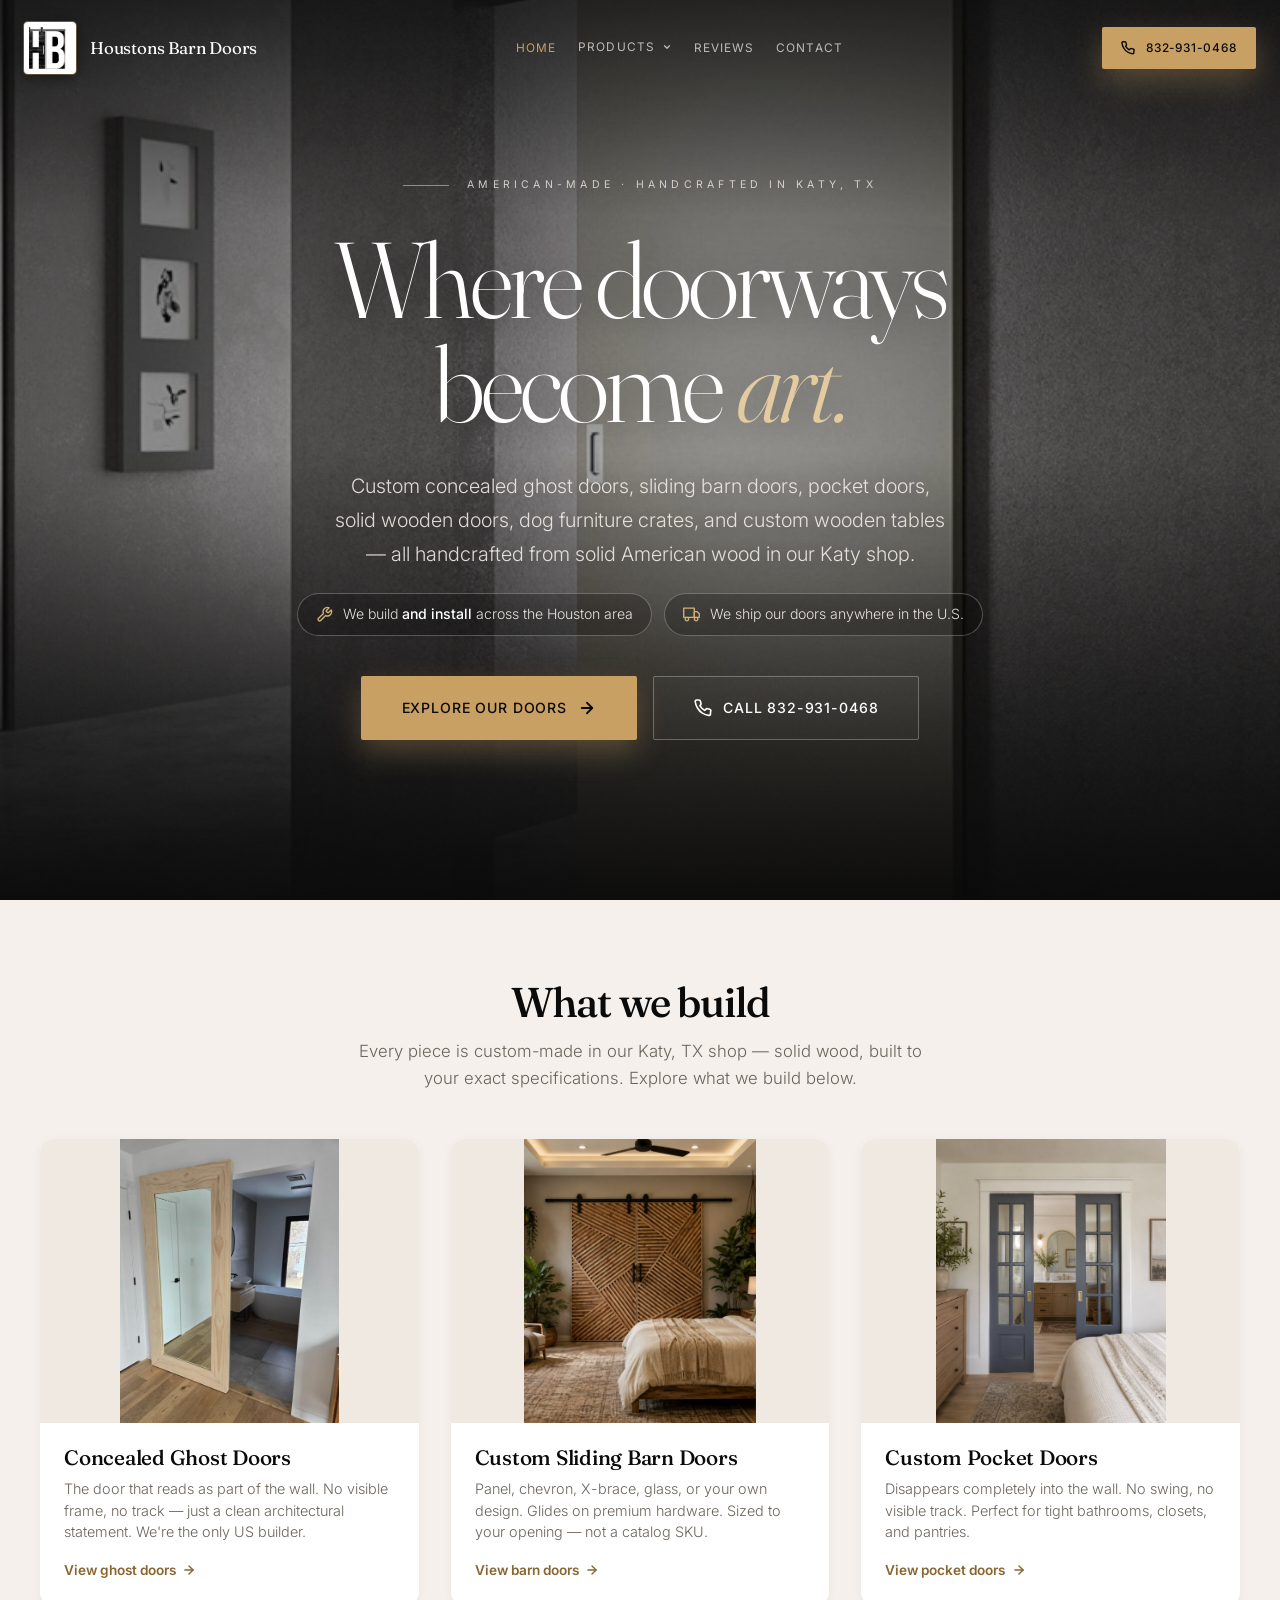
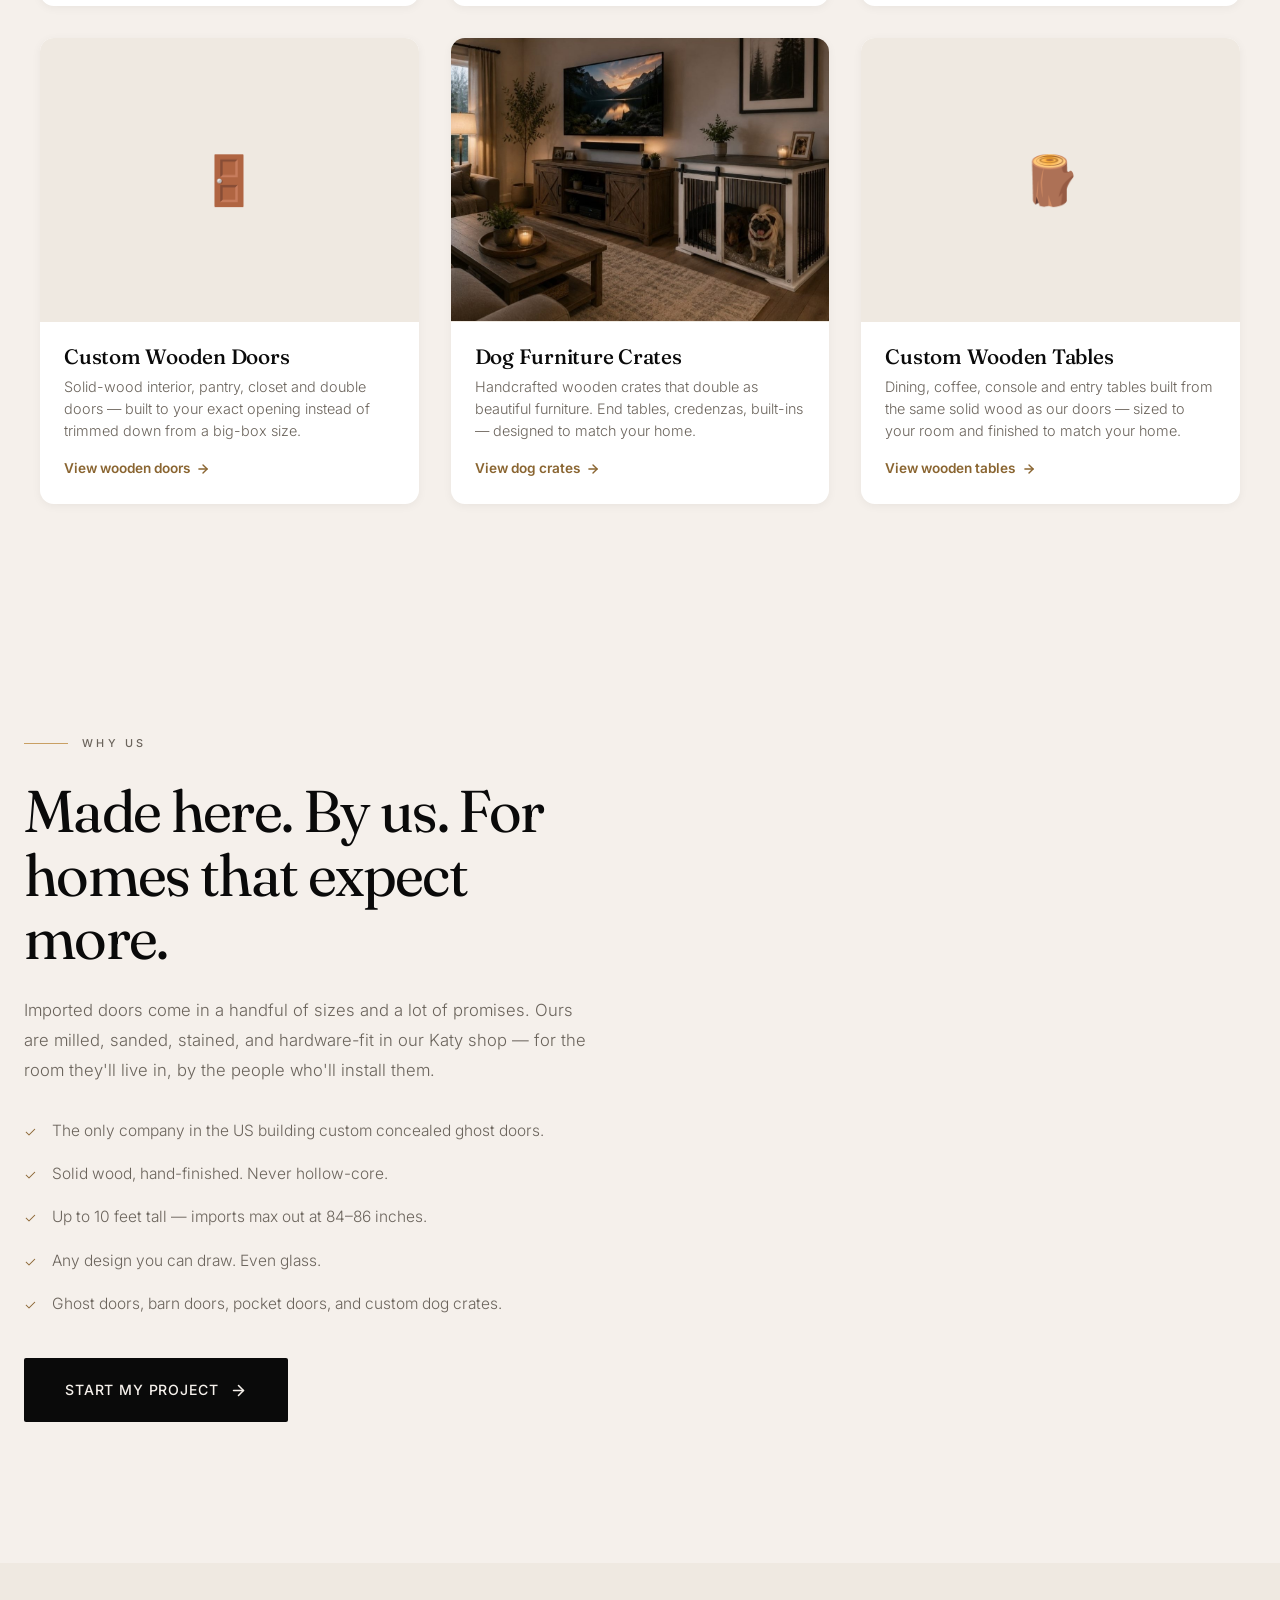
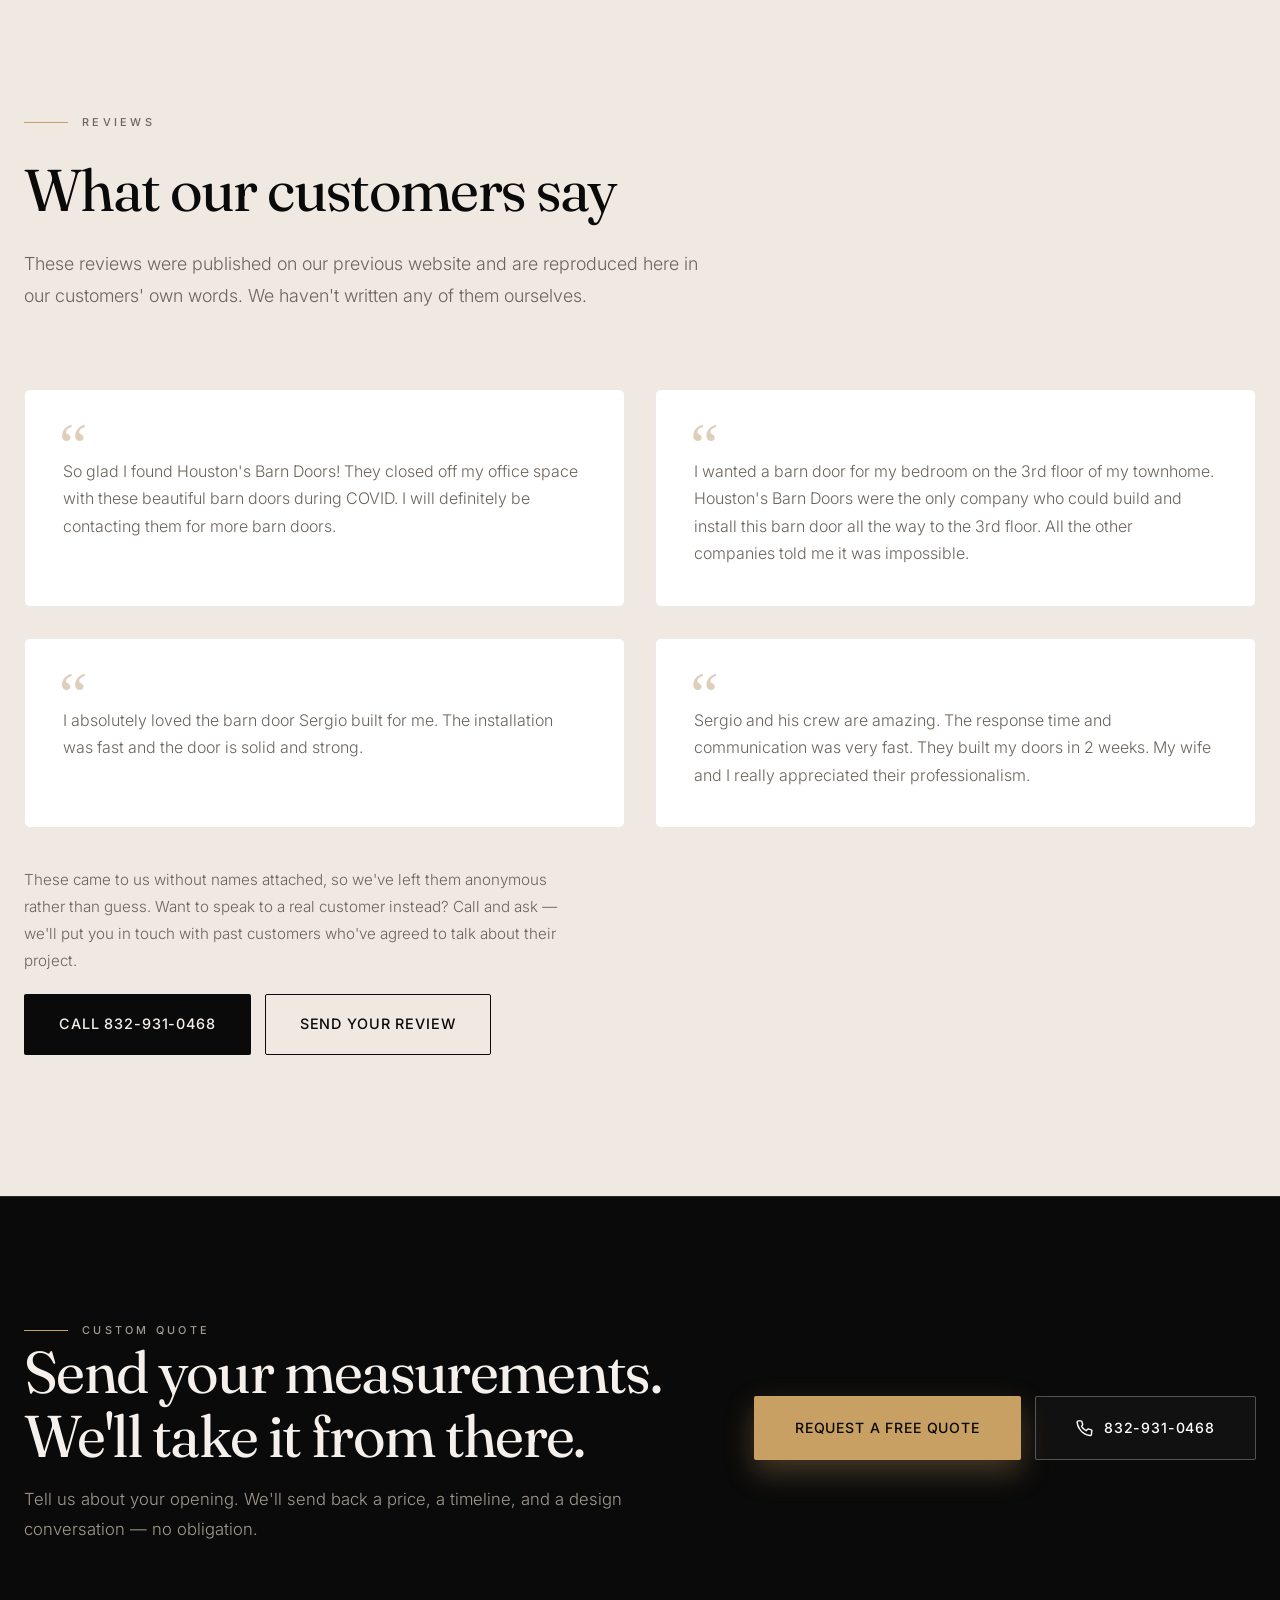
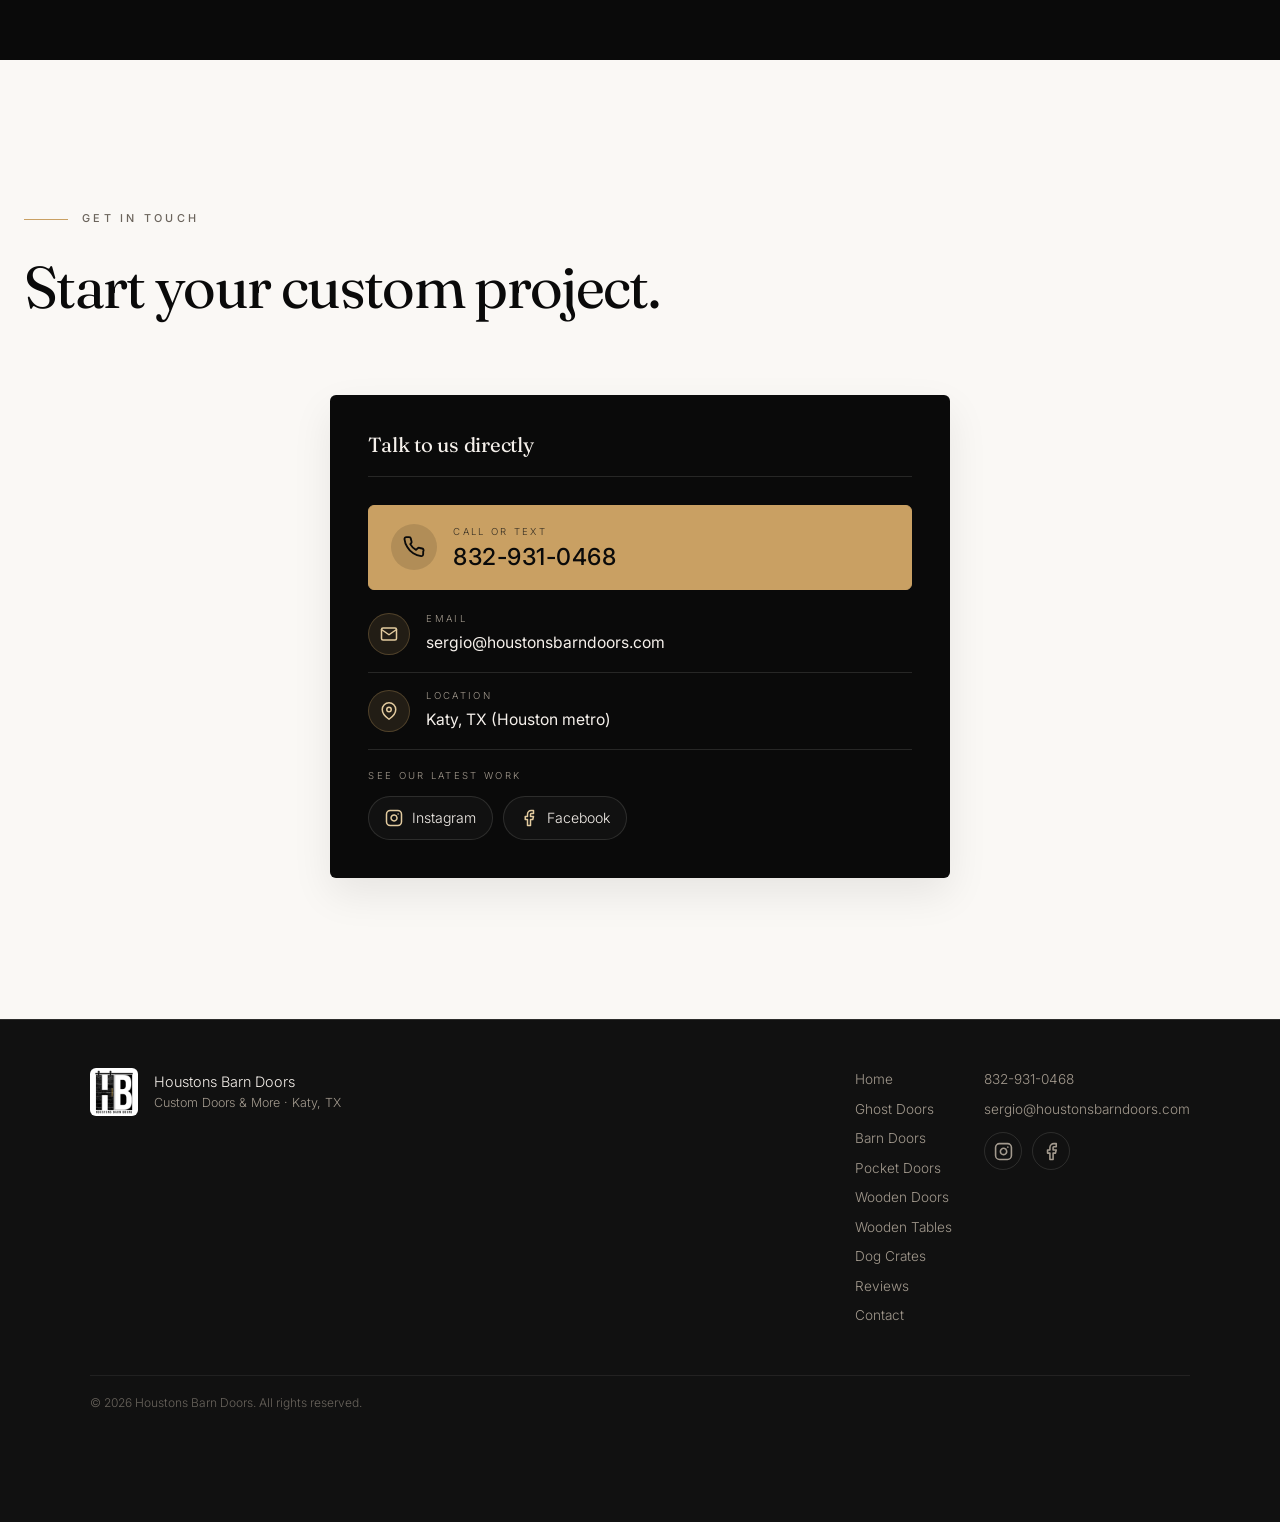
<file: index.html>
<!DOCTYPE html>
<html lang="en">
<head>
  <meta charset="UTF-8">
  <meta name="viewport" content="width=device-width, initial-scale=1.0">
  <title>Houstons Barn Doors | Custom Ghost Doors, Barn Doors & More — Katy, TX</title>
  <meta name="description" content="We build and install custom barn doors, concealed ghost doors, pocket doors, wooden doors, dog crates and tables across the Houston area — and we ship anywhere in the U.S. Handmade in Katy, TX.">
  <meta name="theme-color" content="#0a0a0a">

  <!-- Open Graph -->
  <meta property="og:title" content="Houstons Barn Doors — Custom Doors & More, Katy TX">
  <meta property="og:description" content="Where doorways become art. We build and install custom barn doors, concealed ghost doors, pocket doors, wooden doors, dog crates and tables across the Houston area — and we ship anywhere in the U.S.">
  <meta property="og:type" content="website">
  <link rel="canonical" href="https://www.houstonsbarndoors.com/">
  <meta property="og:url" content="https://www.houstonsbarndoors.com/">
  <!-- og:image must be an absolute URL — relative paths are ignored by Facebook/LinkedIn/iMessage scrapers. -->
  <meta property="og:image" content="https://www.houstonsbarndoors.com/assets/images/ghost-doors/ghost-5.jpg">

  <!-- Preload hero -->
  <link rel="preload" as="image" href="assets/images/ghost-doors/ghost-5.jpg" fetchpriority="high">

  <!-- Fonts -->
  <link rel="preconnect" href="https://fonts.googleapis.com">
  <link rel="preconnect" href="https://fonts.gstatic.com" crossorigin>
  <link href="https://fonts.googleapis.com/css2?family=Fraunces:ital,opsz,wght@0,9..144,300;0,9..144,400;0,9..144,500;0,9..144,600;1,9..144,300;1,9..144,400;1,9..144,500&family=Inter:wght@200;300;400;500;600&display=swap" rel="stylesheet">

  <!-- AOS -->
  <link rel="stylesheet" href="https://unpkg.com/aos@2.3.4/dist/aos.css">

  <link rel="icon" href="data:image/svg+xml,%3Csvg xmlns='http://www.w3.org/2000/svg' viewBox='0 0 100 100'%3E%3Crect width='100' height='100' fill='%230a0a0a'/%3E%3Cg fill='%23ffffff'%3E%3Crect x='8' y='22' width='34' height='5'/%3E%3Crect x='8' y='73' width='34' height='5'/%3E%3Crect x='15' y='22' width='7' height='56'/%3E%3Crect x='28' y='22' width='7' height='56'/%3E%3Crect x='15' y='47' width='20' height='6'/%3E%3Crect x='52' y='22' width='24' height='5'/%3E%3Crect x='52' y='73' width='28' height='5'/%3E%3Crect x='58' y='22' width='7' height='56'/%3E%3Cpath d='M65 27 h10 a11 11 0 0 1 0 22 h-10 z'/%3E%3Cpath d='M65 49 h12 a12 12 0 0 1 0 24 h-12 z'/%3E%3C/g%3E%3Crect x='44' y='38' width='4' height='24' fill='%23c9a063'/%3E%3C/svg%3E">
  <link rel="stylesheet" href="styles.css">
  <link rel="stylesheet" href="door-page.css">
</head>
<body>

  <a class="skip-link" href="#main">Skip to content</a>

  <!-- ============================================================ NAVBAR -->
  <nav class="nav" id="nav">
    <div class="nav__inner">
      <a href="index.html" class="nav__logo" aria-label="Houstons Barn Doors home">
        <span class="nav__mark" aria-hidden="true">
          <span class="nav__mark-crop">
            <img src="assets/logo/hb-logo.jpg" alt="" class="nav__logo-img" width="52" height="52" fetchpriority="high">
          </span>
        </span>
        <span class="nav__wordmark">
          <span class="nav__wordmark-primary">Houstons Barn Doors</span>
          <span class="nav__wordmark-sub">Custom Doors &amp; More · Katy, TX</span>
        </span>
      </a>
      <div class="nav__links" id="navLinks">
        <a href="index.html" class="active">Home</a>
        <div class="nav__group">
          <button type="button" class="nav__group-toggle" id="navProductsToggle" aria-expanded="false" aria-controls="navProductsMenu">
            <span>Products</span>
            <svg class="nav__group-chevron" xmlns="http://www.w3.org/2000/svg" width="10" height="10" viewBox="0 0 24 24" fill="none" stroke="currentColor" stroke-width="3" stroke-linecap="round" stroke-linejoin="round" aria-hidden="true"><polyline points="6 9 12 15 18 9"/></svg>
          </button>
          <div class="nav__group-menu" id="navProductsMenu" role="group" aria-labelledby="navProductsToggle">
            <a href="doors/ghost-doors.html">Ghost Doors</a>
            <a href="doors/barn-doors.html">Barn Doors</a>
            <a href="doors/pocket-doors.html">Pocket Doors</a>
            <a href="doors/wooden-doors.html">Wooden Doors</a>
            <a href="doors/wooden-tables.html">Wooden Tables</a>
            <a href="doors/dog-crates.html">Dog Crates</a>
          </div>
        </div>
        <a href="#reviews">Reviews</a>
        <a href="#contact">Contact</a>
      </div>
      <div class="nav__cta">
        <a href="tel:8329310468" class="btn btn--accent btn--sm">
          <svg xmlns="http://www.w3.org/2000/svg" width="14" height="14" viewBox="0 0 24 24" fill="none" stroke="currentColor" stroke-width="2.4" stroke-linecap="round" stroke-linejoin="round" aria-hidden="true"><path d="M22 16.92v3a2 2 0 0 1-2.18 2 19.79 19.79 0 0 1-8.63-3.07A19.5 19.5 0 0 1 4.69 12a19.79 19.79 0 0 1-3.07-8.67A2 2 0 0 1 3.6 1.27h3a2 2 0 0 1 2 1.72c.127.96.361 1.903.7 2.81a2 2 0 0 1-.45 2.11L7.91 8.88a16 16 0 0 0 6.29 6.29l1.77-1.77a2 2 0 0 1 2.11-.45c.907.339 1.85.573 2.81.7A2 2 0 0 1 22 16.92z"/></svg>
          <span>832-931-0468</span>
        </a>
        <button class="nav__toggle" id="navToggle" aria-label="Open menu" aria-expanded="false">
          <span></span><span></span><span></span>
        </button>
      </div>
    </div>
  </nav>

  <!-- ============================================================ HERO -->
  <header class="hero" id="top">
    <div class="hero__bg" style="background-image: url('assets/images/ghost-doors/ghost-5.jpg');" role="img" aria-label="Custom concealed ghost door installation"></div>
    <div class="hero__scrim"></div>

    <div class="hero__inner">
      <div class="hero__eyebrow reveal">
        <span class="hero__eyebrow-rule"></span>
        <span>American-made · Handcrafted in Katy, TX</span>
      </div>
      <h1 class="hero__title reveal">
        Where doorways<br>become <em>art.</em>
      </h1>
      <p class="hero__lede reveal">
        Custom concealed ghost doors, sliding barn doors, pocket doors, solid wooden doors,
        dog furniture crates, and custom wooden tables — all handcrafted from solid American
        wood in our Katy shop.
      </p>
      <div class="hero__badges reveal">
        <p class="hero__ship">
          <svg xmlns="http://www.w3.org/2000/svg" width="17" height="17" viewBox="0 0 24 24" fill="none" stroke="currentColor" stroke-width="1.9" stroke-linecap="round" stroke-linejoin="round" aria-hidden="true"><path d="M14.7 6.3a1 1 0 0 0 0 1.4l1.6 1.6a1 1 0 0 0 1.4 0l3.77-3.77a6 6 0 0 1-7.94 7.94l-6.91 6.91a2.12 2.12 0 0 1-3-3l6.91-6.91a6 6 0 0 1 7.94-7.94l-3.76 3.76z"/></svg>
          <span>We build <strong>and install</strong> across the Houston area</span>
        </p>
        <p class="hero__ship">
          <svg xmlns="http://www.w3.org/2000/svg" width="17" height="17" viewBox="0 0 24 24" fill="none" stroke="currentColor" stroke-width="1.9" stroke-linecap="round" stroke-linejoin="round" aria-hidden="true"><rect x="1" y="3" width="15" height="13"/><polygon points="16 8 20 8 23 11 23 16 16 16 16 8"/><circle cx="5.5" cy="18.5" r="2.5"/><circle cx="18.5" cy="18.5" r="2.5"/></svg>
          <span>We ship our doors anywhere in the U.S.</span>
        </p>
      </div>
      <div class="hero__ctas reveal">
        <a href="#products" class="btn btn--accent btn--lg">
          Explore Our Doors
          <svg xmlns="http://www.w3.org/2000/svg" width="18" height="18" viewBox="0 0 24 24" fill="none" stroke="currentColor" stroke-width="2.4" stroke-linecap="round" stroke-linejoin="round" aria-hidden="true"><line x1="5" y1="12" x2="19" y2="12"/><polyline points="12 5 19 12 12 19"/></svg>
        </a>
        <a href="tel:8329310468" class="btn btn--ghost-light btn--lg">
          <svg xmlns="http://www.w3.org/2000/svg" width="18" height="18" viewBox="0 0 24 24" fill="none" stroke="currentColor" stroke-width="2.2" stroke-linecap="round" stroke-linejoin="round" aria-hidden="true"><path d="M22 16.92v3a2 2 0 0 1-2.18 2 19.79 19.79 0 0 1-8.63-3.07A19.5 19.5 0 0 1 4.69 12a19.79 19.79 0 0 1-3.07-8.67A2 2 0 0 1 3.6 1.27h3a2 2 0 0 1 2 1.72c.127.96.361 1.903.7 2.81a2 2 0 0 1-.45 2.11L7.91 8.88a16 16 0 0 0 6.29 6.29l1.77-1.77a2 2 0 0 1 2.11-.45c.907.339 1.85.573 2.81.7A2 2 0 0 1 22 16.92z"/></svg>
          Call 832-931-0468
        </a>
      </div>
    </div>

    <a href="#products" class="hero__scroll" aria-label="Scroll to products">
      <span></span>
    </a>
  </header>

  <main id="main">

    <!-- ============================================================ PRODUCT CARDS -->
    <section class="home-products" id="products">
      <div class="home-products__inner">
        <header class="home-products__header" data-aos="fade-up">
          <h2>What we build</h2>
          <p>Every piece is custom-made in our Katy, TX shop — solid wood, built to your exact specifications. Explore what we build below.</p>
        </header>

        <div class="home-products__grid">
          <!-- Ghost Doors -->
          <a href="doors/ghost-doors.html" class="home-product-card" data-aos="fade-up" data-aos-delay="0">
            <div class="home-product-card__img">
              <img src="assets/images/ghost-doors/ghost-6.jpg" alt="Concealed ghost door installation" loading="lazy">
            </div>
            <div class="home-product-card__body">
              <h3 class="home-product-card__title">Concealed Ghost Doors</h3>
              <p class="home-product-card__desc">The door that reads as part of the wall. No visible frame, no track — just a clean architectural statement. We're the only US builder.</p>
              <span class="home-product-card__link">
                View ghost doors
                <svg xmlns="http://www.w3.org/2000/svg" width="14" height="14" viewBox="0 0 24 24" fill="none" stroke="currentColor" stroke-width="2.4" stroke-linecap="round" stroke-linejoin="round"><line x1="5" y1="12" x2="19" y2="12"/><polyline points="12 5 19 12 12 19"/></svg>
              </span>
            </div>
          </a>

          <!-- Barn Doors -->
          <a href="doors/barn-doors.html" class="home-product-card" data-aos="fade-up" data-aos-delay="100">
            <div class="home-product-card__img">
              <img src="assets/images/barn-doors/barn-1.jpg" alt="Custom sliding barn door" loading="lazy">
            </div>
            <div class="home-product-card__body">
              <h3 class="home-product-card__title">Custom Sliding Barn Doors</h3>
              <p class="home-product-card__desc">Panel, chevron, X-brace, glass, or your own design. Glides on premium hardware. Sized to your opening — not a catalog SKU.</p>
              <span class="home-product-card__link">
                View barn doors
                <svg xmlns="http://www.w3.org/2000/svg" width="14" height="14" viewBox="0 0 24 24" fill="none" stroke="currentColor" stroke-width="2.4" stroke-linecap="round" stroke-linejoin="round"><line x1="5" y1="12" x2="19" y2="12"/><polyline points="12 5 19 12 12 19"/></svg>
              </span>
            </div>
          </a>

          <!-- Pocket Doors -->
          <a href="doors/pocket-doors.html" class="home-product-card" data-aos="fade-up" data-aos-delay="200">
            <div class="home-product-card__img">
              <img src="assets/images/pocket-doors/pocket-3.jpg" alt="Custom pocket door installation" loading="lazy">
            </div>
            <div class="home-product-card__body">
              <h3 class="home-product-card__title">Custom Pocket Doors</h3>
              <p class="home-product-card__desc">Disappears completely into the wall. No swing, no visible track. Perfect for tight bathrooms, closets, and pantries.</p>
              <span class="home-product-card__link">
                View pocket doors
                <svg xmlns="http://www.w3.org/2000/svg" width="14" height="14" viewBox="0 0 24 24" fill="none" stroke="currentColor" stroke-width="2.4" stroke-linecap="round" stroke-linejoin="round"><line x1="5" y1="12" x2="19" y2="12"/><polyline points="12 5 19 12 12 19"/></svg>
              </span>
            </div>
          </a>

          <!-- Dog Furniture Crates -->
          <a href="doors/wooden-doors.html" class="home-product-card" data-aos="fade-up" data-aos-delay="300">
            <div class="home-product-card__img home-product-card__img--placeholder">
              <span>🚪</span>
            </div>
            <div class="home-product-card__body">
              <h3 class="home-product-card__title">Custom Wooden Doors</h3>
              <p class="home-product-card__desc">Solid-wood interior, pantry, closet and double doors — built to your exact opening instead of trimmed down from a big-box size.</p>
              <span class="home-product-card__link">
                View wooden doors
                <svg xmlns="http://www.w3.org/2000/svg" width="14" height="14" viewBox="0 0 24 24" fill="none" stroke="currentColor" stroke-width="2.4" stroke-linecap="round" stroke-linejoin="round"><line x1="5" y1="12" x2="19" y2="12"/><polyline points="12 5 19 12 12 19"/></svg>
              </span>
            </div>
          </a>

          <a href="doors/dog-crates.html" class="home-product-card" data-aos="fade-up" data-aos-delay="400">
            <div class="home-product-card__img">
              <img src="assets/images/dog-crates/crate-3.jpg" alt="Handcrafted dog furniture crate" loading="lazy">
            </div>
            <div class="home-product-card__body">
              <h3 class="home-product-card__title">Dog Furniture Crates</h3>
              <p class="home-product-card__desc">Handcrafted wooden crates that double as beautiful furniture. End tables, credenzas, built-ins — designed to match your home.</p>
              <span class="home-product-card__link">
                View dog crates
                <svg xmlns="http://www.w3.org/2000/svg" width="14" height="14" viewBox="0 0 24 24" fill="none" stroke="currentColor" stroke-width="2.4" stroke-linecap="round" stroke-linejoin="round"><line x1="5" y1="12" x2="19" y2="12"/><polyline points="12 5 19 12 12 19"/></svg>
              </span>
            </div>
          </a>

          <!-- Wooden Tables -->
          <a href="doors/wooden-tables.html" class="home-product-card" data-aos="fade-up" data-aos-delay="500">
            <div class="home-product-card__img home-product-card__img--placeholder">
              <span>🪵</span>
            </div>
            <div class="home-product-card__body">
              <h3 class="home-product-card__title">Custom Wooden Tables</h3>
              <p class="home-product-card__desc">Dining, coffee, console and entry tables built from the same solid wood as our doors — sized to your room and finished to match your home.</p>
              <span class="home-product-card__link">
                View wooden tables
                <svg xmlns="http://www.w3.org/2000/svg" width="14" height="14" viewBox="0 0 24 24" fill="none" stroke="currentColor" stroke-width="2.4" stroke-linecap="round" stroke-linejoin="round"><line x1="5" y1="12" x2="19" y2="12"/><polyline points="12 5 19 12 12 19"/></svg>
              </span>
            </div>
          </a>
        </div>
      </div>
    </section>

    <!-- ============================================================ WHY US -->
    <section class="section craft" id="craft">
      <div class="craft__inner">
        <div class="craft__copy" data-aos="fade-up">
          <p class="eyebrow"><span class="eyebrow__rule"></span>Why us</p>
          <h2>Made here. By us. For homes that expect more.</h2>
          <p>Imported doors come in a handful of sizes and a lot of promises. Ours are milled, sanded, stained, and hardware-fit in our Katy shop — for the room they'll live in, by the people who'll install them.</p>
          <ul class="craft__list">
            <li>
              <span class="craft__check" aria-hidden="true">✓</span>
              <span>The only company in the US building custom concealed ghost doors.</span>
            </li>
            <li>
              <span class="craft__check" aria-hidden="true">✓</span>
              <span>Solid wood, hand-finished. Never hollow-core.</span>
            </li>
            <li>
              <span class="craft__check" aria-hidden="true">✓</span>
              <span>Up to 10 feet tall — imports max out at 84–86 inches.</span>
            </li>
            <li>
              <span class="craft__check" aria-hidden="true">✓</span>
              <span>Any design you can draw. Even glass.</span>
            </li>
            <li>
              <span class="craft__check" aria-hidden="true">✓</span>
              <span>Ghost doors, barn doors, pocket doors, and custom dog crates.</span>
            </li>
          </ul>
          <a href="#contact" class="btn btn--dark btn--lg">Start My Project
            <svg xmlns="http://www.w3.org/2000/svg" width="17" height="17" viewBox="0 0 24 24" fill="none" stroke="currentColor" stroke-width="2.2" stroke-linecap="round" stroke-linejoin="round" aria-hidden="true"><line x1="5" y1="12" x2="19" y2="12"/><polyline points="12 5 19 12 12 19"/></svg>
          </a>
        </div>
      </div>
    </section>

    <!-- ============================================================ REVIEWS -->
    <section class="section reviews" id="reviews">
      <div class="section__inner">
        <header class="section__head" data-aos="fade-up">
          <p class="eyebrow"><span class="eyebrow__rule"></span>Reviews</p>
          <h2>What our customers say</h2>
          <p class="section__lede">These reviews were published on our previous website and are reproduced here in our customers' own words. We haven't written any of them ourselves.</p>
        </header>

        <div class="reviews__grid">
          <figure class="reviews__quote" data-aos="fade-up">
            <blockquote>So glad I found Houston's Barn Doors! They closed off my office space with these beautiful barn doors during COVID. I will definitely be contacting them for more barn doors.</blockquote>
          </figure>

          <figure class="reviews__quote" data-aos="fade-up" data-aos-delay="75">
            <blockquote>I wanted a barn door for my bedroom on the 3rd floor of my townhome. Houston's Barn Doors were the only company who could build and install this barn door all the way to the 3rd floor. All the other companies told me it was impossible.</blockquote>
          </figure>

          <figure class="reviews__quote" data-aos="fade-up" data-aos-delay="150">
            <blockquote>I absolutely loved the barn door Sergio built for me. The installation was fast and the door is solid and strong.</blockquote>
          </figure>

          <figure class="reviews__quote" data-aos="fade-up" data-aos-delay="225">
            <blockquote>Sergio and his crew are amazing. The response time and communication was very fast. They built my doors in 2 weeks. My wife and I really appreciated their professionalism.</blockquote>
          </figure>
        </div>

        <p class="reviews__note" data-aos="fade-up">These came to us without names attached, so we've left them anonymous rather than guess. Want to speak to a real customer instead? Call and ask — we'll put you in touch with past customers who've agreed to talk about their project.</p>

        <div class="reviews__actions" data-aos="fade-up">
          <a href="tel:8329310468" class="btn btn--dark">Call 832-931-0468</a>
          <a href="mailto:sergio@houstonsbarndoors.com?subject=My%20review%20of%20Houstons%20Barn%20Doors" class="btn btn--ghost">Send Your Review</a>
        </div>
      </div>
    </section>

    <!-- ============================================================ CTA STRIP -->
    <section class="cta-strip">
      <div class="cta-strip__inner">
        <div class="cta-strip__copy" data-aos="fade-up">
          <p class="eyebrow eyebrow--light"><span class="eyebrow__rule"></span>Custom quote</p>
          <h2>Send your measurements. We'll take it from there.</h2>
          <p>Tell us about your opening. We'll send back a price, a timeline, and a design conversation — no obligation.</p>
        </div>
        <div class="cta-strip__actions" data-aos="fade-up" data-aos-delay="150">
          <a href="#contact" class="btn btn--accent btn--lg">Request a Free Quote</a>
          <a href="tel:8329310468" class="btn btn--ghost-light btn--lg">
            <svg xmlns="http://www.w3.org/2000/svg" width="17" height="17" viewBox="0 0 24 24" fill="none" stroke="currentColor" stroke-width="2" stroke-linecap="round" stroke-linejoin="round" aria-hidden="true"><path d="M22 16.92v3a2 2 0 0 1-2.18 2 19.79 19.79 0 0 1-8.63-3.07A19.5 19.5 0 0 1 4.69 12a19.79 19.79 0 0 1-3.07-8.67A2 2 0 0 1 3.6 1.27h3a2 2 0 0 1 2 1.72c.127.96.361 1.903.7 2.81a2 2 0 0 1-.45 2.11L7.91 8.88a16 16 0 0 0 6.29 6.29l1.77-1.77a2 2 0 0 1 2.11-.45c.907.339 1.85.573 2.81.7A2 2 0 0 1 22 16.92z"/></svg>
            832-931-0468
          </a>
        </div>
      </div>
    </section>

    <!-- ============================================================ CONTACT -->
    <section class="section contact-section" id="contact">
      <div class="section__inner">
        <header class="section__head" data-aos="fade-up">
          <p class="eyebrow"><span class="eyebrow__rule"></span>Get in touch</p>
          <h2>Start your custom project.</h2>
        </header>

        <div class="contact">
          <aside class="contact__side" data-aos="fade-up">
            <div class="contact__card">
              <h3 class="contact__card-title">Talk to us directly</h3>

              <a href="tel:8329310468" class="contact__call">
                <span class="contact__call-icon">
                  <svg xmlns="http://www.w3.org/2000/svg" width="22" height="22" viewBox="0 0 24 24" fill="none" stroke="currentColor" stroke-width="2" stroke-linecap="round" stroke-linejoin="round" aria-hidden="true"><path d="M22 16.92v3a2 2 0 0 1-2.18 2 19.79 19.79 0 0 1-8.63-3.07A19.5 19.5 0 0 1 4.69 12a19.79 19.79 0 0 1-3.07-8.67A2 2 0 0 1 3.6 1.27h3a2 2 0 0 1 2 1.72c.127.96.361 1.903.7 2.81a2 2 0 0 1-.45 2.11L7.91 8.88a16 16 0 0 0 6.29 6.29l1.77-1.77a2 2 0 0 1 2.11-.45c.907.339 1.85.573 2.81.7A2 2 0 0 1 22 16.92z"/></svg>
                </span>
                <span class="contact__call-text">
                  <span class="contact__call-label">Call or text</span>
                  <span class="contact__call-number">832-931-0468</span>
                </span>
              </a>

              <a href="mailto:sergio@houstonsbarndoors.com" class="contact__row">
                <span class="contact__icon">
                  <svg xmlns="http://www.w3.org/2000/svg" width="18" height="18" viewBox="0 0 24 24" fill="none" stroke="currentColor" stroke-width="2" stroke-linecap="round" stroke-linejoin="round" aria-hidden="true"><path d="M4 4h16c1.1 0 2 .9 2 2v12c0 1.1-.9 2-2 2H4c-1.1 0-2-.9-2-2V6c0-1.1.9-2 2-2z"/><polyline points="22,6 12,13 2,6"/></svg>
                </span>
                <span>
                  <span class="contact__label">Email</span>
                  <span class="contact__value">sergio@houstonsbarndoors.com</span>
                </span>
              </a>

              <div class="contact__row contact__row--static">
                <span class="contact__icon">
                  <svg xmlns="http://www.w3.org/2000/svg" width="18" height="18" viewBox="0 0 24 24" fill="none" stroke="currentColor" stroke-width="2" stroke-linecap="round" stroke-linejoin="round" aria-hidden="true"><path d="M21 10c0 7-9 13-9 13s-9-6-9-13a9 9 0 0 1 18 0z"/><circle cx="12" cy="10" r="3"/></svg>
                </span>
                <span>
                  <span class="contact__label">Location</span>
                  <span class="contact__value">Katy, TX (Houston metro)</span>
                </span>
              </div>

              <div class="contact__social">
                <span class="contact__label">See our latest work</span>
                <div class="contact__social-links">
                  <a href="https://www.instagram.com/houstonsbarndoors/" target="_blank" rel="noopener noreferrer" class="social__pill" aria-label="Houstons Barn Doors on Instagram (opens in a new tab)">
                    <svg xmlns="http://www.w3.org/2000/svg" width="18" height="18" viewBox="0 0 24 24" fill="none" stroke="currentColor" stroke-width="2" stroke-linecap="round" stroke-linejoin="round" aria-hidden="true"><rect x="2" y="2" width="20" height="20" rx="5" ry="5"/><path d="M16 11.37A4 4 0 1 1 12.63 8 4 4 0 0 1 16 11.37z"/><line x1="17.5" y1="6.5" x2="17.51" y2="6.5"/></svg>
                    Instagram
                  </a>
                  <a href="https://www.facebook.com/share/e376t338mJuBGJoa/" target="_blank" rel="noopener noreferrer" class="social__pill" aria-label="Houstons Barn Doors on Facebook (opens in a new tab)">
                    <svg xmlns="http://www.w3.org/2000/svg" width="18" height="18" viewBox="0 0 24 24" fill="none" stroke="currentColor" stroke-width="2" stroke-linecap="round" stroke-linejoin="round" aria-hidden="true"><path d="M18 2h-3a5 5 0 0 0-5 5v3H7v4h3v8h4v-8h3l1-4h-4V7a1 1 0 0 1 1-1h3z"/></svg>
                    Facebook
                  </a>
                </div>
              </div>
            </div>
          </aside>
        </div>
      </div>
    </section>

  </main>

  <!-- ============================================================ FOOTER -->
  <footer class="footer">
    <div class="footer__inner">
      <div class="footer__brand">
        <img src="assets/logo/hb-logo.jpg" alt="Houstons Barn Doors" class="footer__logo" width="48" height="48">
        <p>Houstons Barn Doors<br><span class="footer__sub">Custom Doors &amp; More · Katy, TX</span></p>
      </div>
      <div class="footer__links">
        <a href="index.html">Home</a>
        <a href="doors/ghost-doors.html">Ghost Doors</a>
        <a href="doors/barn-doors.html">Barn Doors</a>
        <a href="doors/pocket-doors.html">Pocket Doors</a>
        <a href="doors/wooden-doors.html">Wooden Doors</a>
        <a href="doors/wooden-tables.html">Wooden Tables</a>
        <a href="doors/dog-crates.html">Dog Crates</a>
        <a href="#reviews">Reviews</a>
        <a href="#contact">Contact</a>
      </div>
      <div class="footer__contact">
        <a href="tel:8329310468">832-931-0468</a>
        <a href="mailto:sergio@houstonsbarndoors.com">sergio@houstonsbarndoors.com</a>
        <div class="footer__social">
          <a href="https://www.instagram.com/houstonsbarndoors/" target="_blank" rel="noopener noreferrer" class="social__link" aria-label="Houstons Barn Doors on Instagram (opens in a new tab)"><svg xmlns="http://www.w3.org/2000/svg" width="19" height="19" viewBox="0 0 24 24" fill="none" stroke="currentColor" stroke-width="2" stroke-linecap="round" stroke-linejoin="round" aria-hidden="true"><rect x="2" y="2" width="20" height="20" rx="5" ry="5"/><path d="M16 11.37A4 4 0 1 1 12.63 8 4 4 0 0 1 16 11.37z"/><line x1="17.5" y1="6.5" x2="17.51" y2="6.5"/></svg></a>
          <a href="https://www.facebook.com/share/e376t338mJuBGJoa/" target="_blank" rel="noopener noreferrer" class="social__link" aria-label="Houstons Barn Doors on Facebook (opens in a new tab)"><svg xmlns="http://www.w3.org/2000/svg" width="19" height="19" viewBox="0 0 24 24" fill="none" stroke="currentColor" stroke-width="2" stroke-linecap="round" stroke-linejoin="round" aria-hidden="true"><path d="M18 2h-3a5 5 0 0 0-5 5v3H7v4h3v8h4v-8h3l1-4h-4V7a1 1 0 0 1 1-1h3z"/></svg></a>
        </div>
      </div>
      <p class="footer__copy">&copy; 2026 Houstons Barn Doors. All rights reserved.</p>
    </div>
  </footer>

  <script src="https://unpkg.com/aos@2.3.4/dist/aos.js"></script>
  <script src="scripts.js"></script>
  <script src="door-page.js"></script>
</body>
</html>
</file>
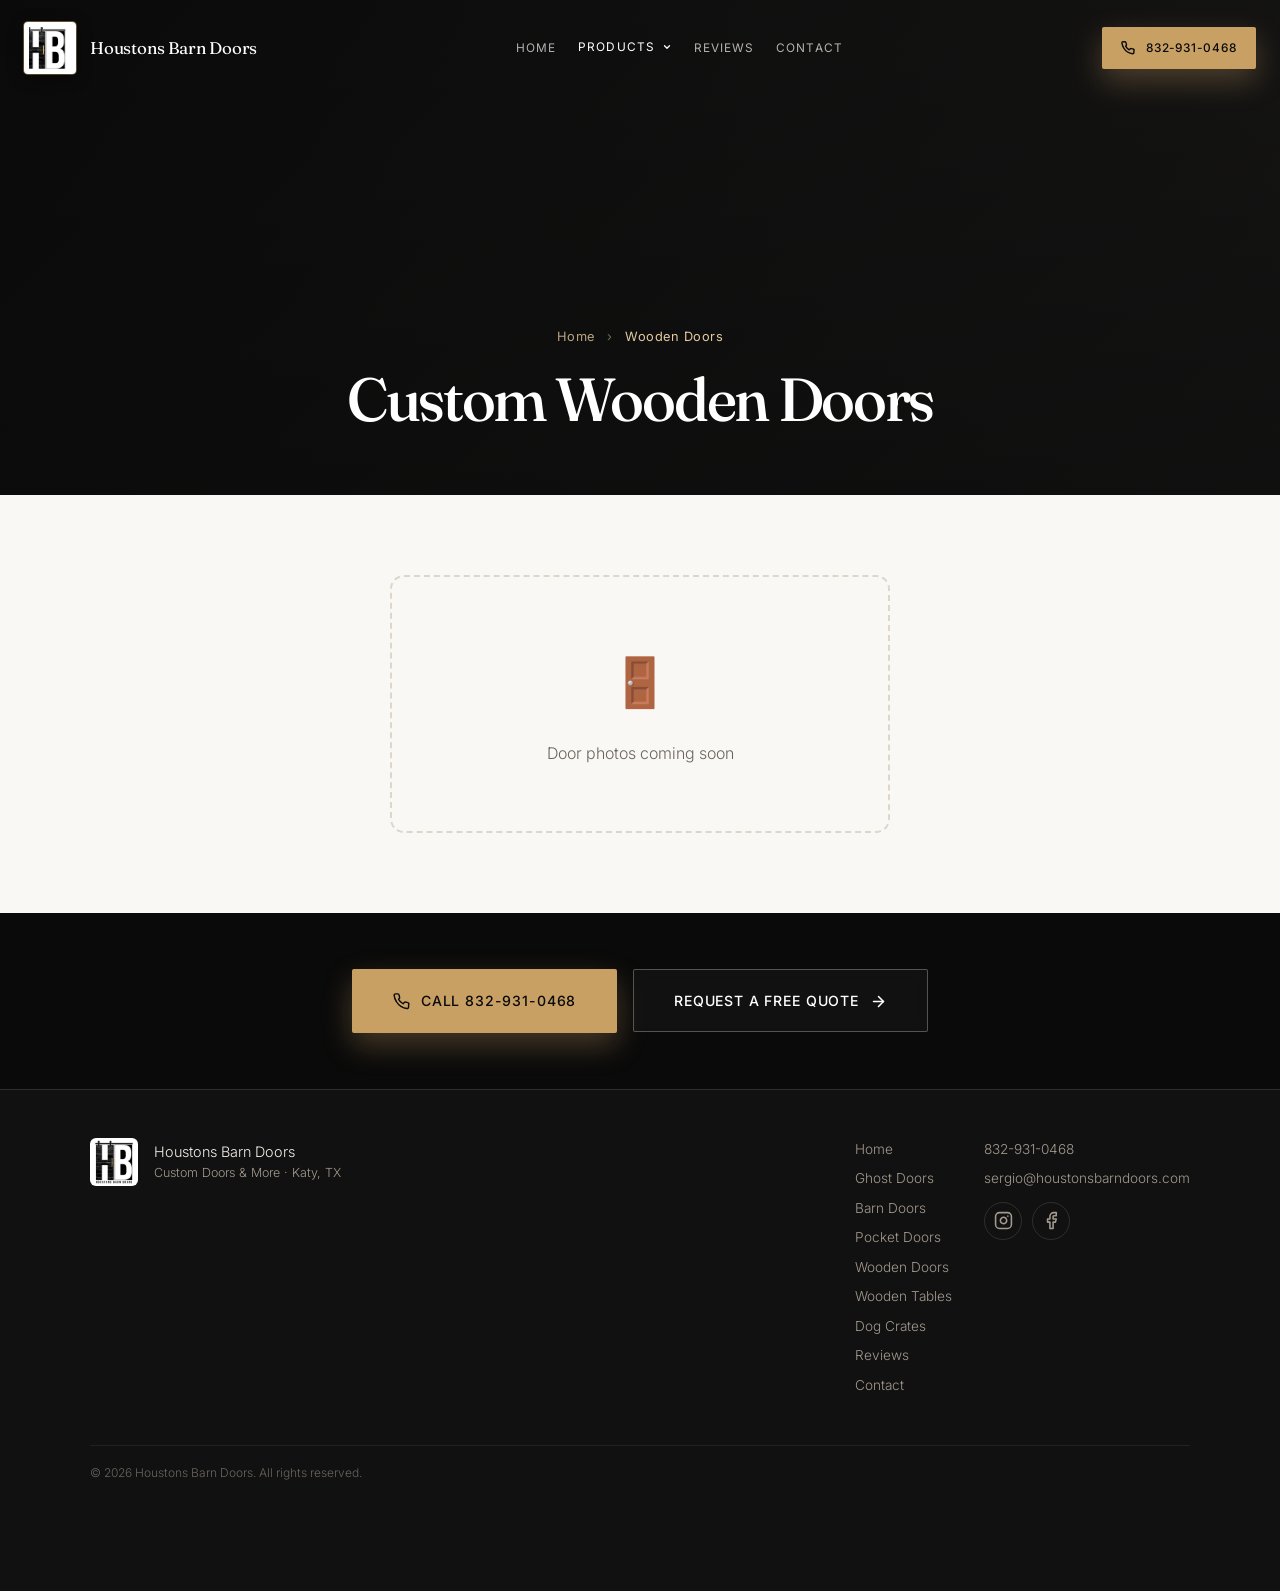
<file: doors/wooden-doors.html>
<!DOCTYPE html>
<html lang="en">
<head>
  <meta charset="UTF-8">
  <meta name="viewport" content="width=device-width, initial-scale=1.0">
  <title>Custom Wooden Doors | Houstons Barn Doors — Katy, TX</title>
  <meta name="description" content="Custom solid-wood doors built in Katy, TX. Made to your opening in the wood species and finish you choose, by the same shop that builds Houston's custom barn and pocket doors.">
  <meta name="theme-color" content="#0a0a0a">

  <meta property="og:title" content="Custom Wooden Doors — Houstons Barn Doors">
  <meta property="og:description" content="Solid-wood doors built to your exact opening in Katy, TX.">
  <meta property="og:type" content="website">
  <link rel="canonical" href="https://www.houstonsbarndoors.com/doors/wooden-doors.html">
  <meta property="og:url" content="https://www.houstonsbarndoors.com/doors/wooden-doors.html">

  <link rel="preconnect" href="https://fonts.googleapis.com">
  <link rel="preconnect" href="https://fonts.gstatic.com" crossorigin>
  <link href="https://fonts.googleapis.com/css2?family=Fraunces:ital,opsz,wght@0,9..144,300;0,9..144,400;0,9..144,500;0,9..144,600;1,9..144,300;1,9..144,400;1,9..144,500&family=Inter:wght@200;300;400;500;600&display=swap" rel="stylesheet">
  <link rel="stylesheet" href="https://unpkg.com/aos@2.3.4/dist/aos.css">

  <link rel="icon" href="data:image/svg+xml,%3Csvg xmlns='http://www.w3.org/2000/svg' viewBox='0 0 100 100'%3E%3Crect width='100' height='100' fill='%230a0a0a'/%3E%3Cg fill='%23ffffff'%3E%3Crect x='8' y='22' width='34' height='5'/%3E%3Crect x='8' y='73' width='34' height='5'/%3E%3Crect x='15' y='22' width='7' height='56'/%3E%3Crect x='28' y='22' width='7' height='56'/%3E%3Crect x='15' y='47' width='20' height='6'/%3E%3Crect x='52' y='22' width='24' height='5'/%3E%3Crect x='52' y='73' width='28' height='5'/%3E%3Crect x='58' y='22' width='7' height='56'/%3E%3Cpath d='M65 27 h10 a11 11 0 0 1 0 22 h-10 z'/%3E%3Cpath d='M65 49 h12 a12 12 0 0 1 0 24 h-12 z'/%3E%3C/g%3E%3Crect x='44' y='38' width='4' height='24' fill='%23c9a063'/%3E%3C/svg%3E">
  <link rel="stylesheet" href="../styles.css">
  <link rel="stylesheet" href="../door-page.css">
</head>
<body>

  <a class="skip-link" href="#main">Skip to content</a>

  <nav class="nav" id="nav">
    <div class="nav__inner">
      <a href="../index.html" class="nav__logo" aria-label="Houstons Barn Doors home">
        <span class="nav__mark" aria-hidden="true">
          <span class="nav__mark-crop">
            <img src="../assets/logo/hb-logo.jpg" alt="" class="nav__logo-img" width="52" height="52" fetchpriority="high">
          </span>
        </span>
        <span class="nav__wordmark">
          <span class="nav__wordmark-primary">Houstons Barn Doors</span>
          <span class="nav__wordmark-sub">Custom Doors &amp; More · Katy, TX</span>
        </span>
      </a>
      <div class="nav__links" id="navLinks">
        <a href="../index.html">Home</a>
        <div class="nav__group is-current">
          <button type="button" class="nav__group-toggle" id="navProductsToggle" aria-expanded="false" aria-controls="navProductsMenu">
            <span>Products</span>
            <svg class="nav__group-chevron" xmlns="http://www.w3.org/2000/svg" width="10" height="10" viewBox="0 0 24 24" fill="none" stroke="currentColor" stroke-width="3" stroke-linecap="round" stroke-linejoin="round" aria-hidden="true"><polyline points="6 9 12 15 18 9"/></svg>
          </button>
          <div class="nav__group-menu" id="navProductsMenu" role="group" aria-labelledby="navProductsToggle">
            <a href="../doors/ghost-doors.html">Ghost Doors</a>
            <a href="../doors/barn-doors.html">Barn Doors</a>
            <a href="../doors/pocket-doors.html">Pocket Doors</a>
            <a href="../doors/wooden-doors.html" class="active">Wooden Doors</a>
            <a href="../doors/wooden-tables.html">Wooden Tables</a>
            <a href="../doors/dog-crates.html">Dog Crates</a>
          </div>
        </div>
        <a href="../index.html#reviews">Reviews</a>
        <a href="../index.html#contact">Contact</a>
      </div>
      <div class="nav__cta">
        <a href="tel:8329310468" class="btn btn--accent btn--sm">
          <svg xmlns="http://www.w3.org/2000/svg" width="14" height="14" viewBox="0 0 24 24" fill="none" stroke="currentColor" stroke-width="2.4" stroke-linecap="round" stroke-linejoin="round" aria-hidden="true"><path d="M22 16.92v3a2 2 0 0 1-2.18 2 19.79 19.79 0 0 1-8.63-3.07A19.5 19.5 0 0 1 4.69 12a19.79 19.79 0 0 1-3.07-8.67A2 2 0 0 1 3.6 1.27h3a2 2 0 0 1 2 1.72c.127.96.361 1.903.7 2.81a2 2 0 0 1-.45 2.11L7.91 8.88a16 16 0 0 0 6.29 6.29l1.77-1.77a2 2 0 0 1 2.11-.45c.907.339 1.85.573 2.81.7A2 2 0 0 1 22 16.92z"/></svg>
          <span>832-931-0468</span>
        </a>
        <button class="nav__toggle" id="navToggle" aria-label="Open menu" aria-expanded="false">
          <span></span><span></span><span></span>
        </button>
      </div>
    </div>
  </nav>

  <!-- HERO -->
  <header class="door-hero door-hero--placeholder" id="top">
    <div class="door-hero__scrim"></div>
    <div class="door-hero__inner">
      <nav class="door-hero__breadcrumb" aria-label="Breadcrumb">
        <a href="../index.html">Home</a>
        <span aria-hidden="true">›</span>
        <span>Wooden Doors</span>
      </nav>
      <h1 class="door-hero__title">Custom Wooden Doors</h1>
    </div>
  </header>

  <main id="main">

    <!-- GALLERY PLACEHOLDER -->
    <section class="door-gallery" id="gallery">
      <div class="door-gallery__inner">
        <div class="door-gallery__placeholder" data-aos="fade-up">
          <div class="door-gallery__placeholder-box">
            <span class="door-gallery__placeholder-icon" aria-hidden="true">🚪</span>
            <p>Door photos coming soon</p>
          </div>
        </div>
      </div>
    </section>

    <!-- CTA -->
    <section class="door-cta">
      <div class="door-cta__inner" data-aos="fade-up">
        <div class="door-cta__actions">
          <a href="tel:8329310468" class="btn btn--accent btn--lg">
            <svg xmlns="http://www.w3.org/2000/svg" width="17" height="17" viewBox="0 0 24 24" fill="none" stroke="currentColor" stroke-width="2" stroke-linecap="round" stroke-linejoin="round" aria-hidden="true"><path d="M22 16.92v3a2 2 0 0 1-2.18 2 19.79 19.79 0 0 1-8.63-3.07A19.5 19.5 0 0 1 4.69 12a19.79 19.79 0 0 1-3.07-8.67A2 2 0 0 1 3.6 1.27h3a2 2 0 0 1 2 1.72c.127.96.361 1.903.7 2.81a2 2 0 0 1-.45 2.11L7.91 8.88a16 16 0 0 0 6.29 6.29l1.77-1.77a2 2 0 0 1 2.11-.45c.907.339 1.85.573 2.81.7A2 2 0 0 1 22 16.92z"/></svg>
            Call 832-931-0468
          </a>
          <a href="../index.html#contact" class="btn btn--ghost-light btn--lg">Request a Free Quote
            <svg xmlns="http://www.w3.org/2000/svg" width="17" height="17" viewBox="0 0 24 24" fill="none" stroke="currentColor" stroke-width="2.2" stroke-linecap="round" stroke-linejoin="round" aria-hidden="true"><line x1="5" y1="12" x2="19" y2="12"/><polyline points="12 5 19 12 12 19"/></svg>
          </a>
        </div>
      </div>
    </section>

  </main>

  <footer class="footer">
    <div class="footer__inner">
      <div class="footer__brand">
        <img src="../assets/logo/hb-logo.jpg" alt="Houstons Barn Doors" class="footer__logo" width="48" height="48">
        <p>Houstons Barn Doors<br><span class="footer__sub">Custom Doors &amp; More · Katy, TX</span></p>
      </div>
      <div class="footer__links">
        <a href="../index.html">Home</a>
        <a href="../doors/ghost-doors.html">Ghost Doors</a>
        <a href="../doors/barn-doors.html">Barn Doors</a>
        <a href="../doors/pocket-doors.html">Pocket Doors</a>
        <a href="../doors/wooden-doors.html">Wooden Doors</a>
        <a href="../doors/wooden-tables.html">Wooden Tables</a>
        <a href="../doors/dog-crates.html">Dog Crates</a>
        <a href="../index.html#reviews">Reviews</a>
        <a href="../index.html#contact">Contact</a>
      </div>
      <div class="footer__contact">
        <a href="tel:8329310468">832-931-0468</a>
        <a href="mailto:sergio@houstonsbarndoors.com">sergio@houstonsbarndoors.com</a>
        <div class="footer__social">
          <a href="https://www.instagram.com/houstonsbarndoors/" target="_blank" rel="noopener noreferrer" class="social__link" aria-label="Houstons Barn Doors on Instagram (opens in a new tab)"><svg xmlns="http://www.w3.org/2000/svg" width="19" height="19" viewBox="0 0 24 24" fill="none" stroke="currentColor" stroke-width="2" stroke-linecap="round" stroke-linejoin="round" aria-hidden="true"><rect x="2" y="2" width="20" height="20" rx="5" ry="5"/><path d="M16 11.37A4 4 0 1 1 12.63 8 4 4 0 0 1 16 11.37z"/><line x1="17.5" y1="6.5" x2="17.51" y2="6.5"/></svg></a>
          <a href="https://www.facebook.com/share/e376t338mJuBGJoa/" target="_blank" rel="noopener noreferrer" class="social__link" aria-label="Houstons Barn Doors on Facebook (opens in a new tab)"><svg xmlns="http://www.w3.org/2000/svg" width="19" height="19" viewBox="0 0 24 24" fill="none" stroke="currentColor" stroke-width="2" stroke-linecap="round" stroke-linejoin="round" aria-hidden="true"><path d="M18 2h-3a5 5 0 0 0-5 5v3H7v4h3v8h4v-8h3l1-4h-4V7a1 1 0 0 1 1-1h3z"/></svg></a>
        </div>
      </div>
      <p class="footer__copy">&copy; 2026 Houstons Barn Doors. All rights reserved.</p>
    </div>
  </footer>

  <script src="https://unpkg.com/aos@2.3.4/dist/aos.js"></script>
  <script src="../scripts.js"></script>
  <script src="../door-page.js"></script>
</body>
</html>
</file>
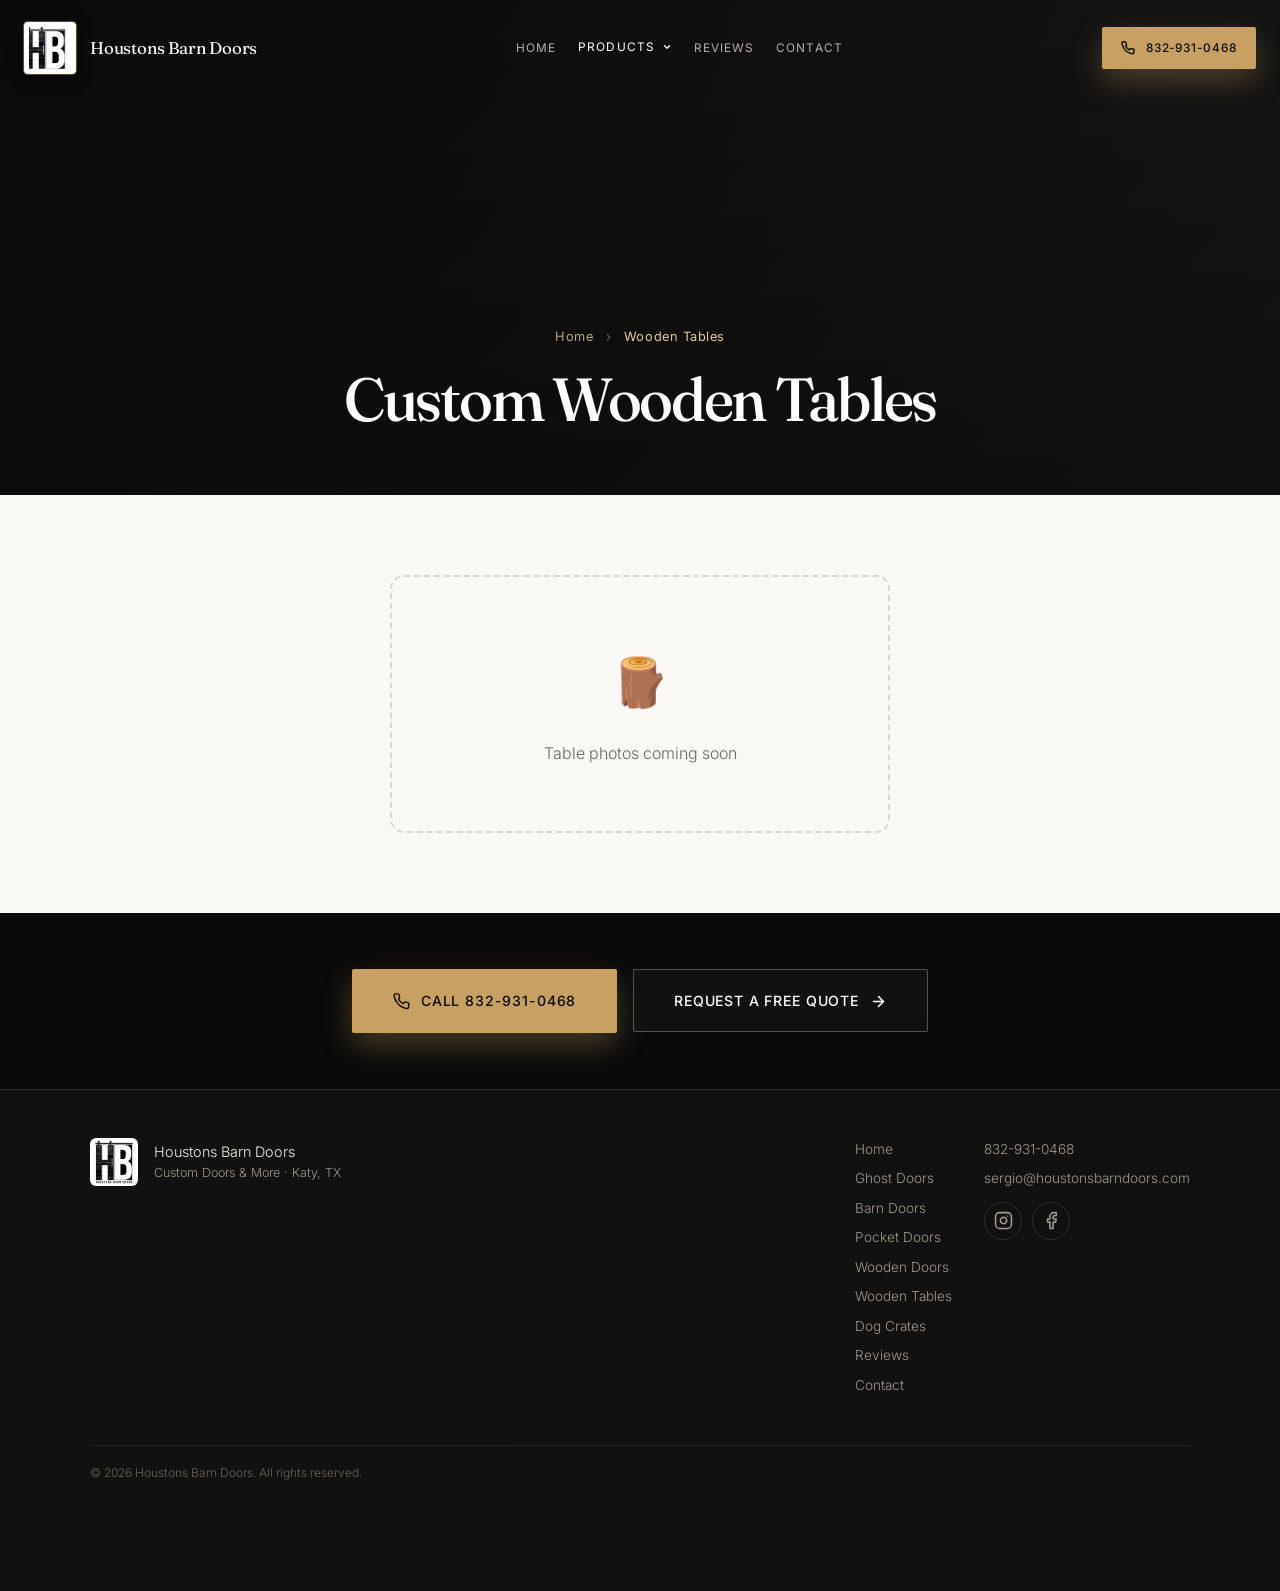
<file: doors/wooden-tables.html>
<!DOCTYPE html>
<html lang="en">
<head>
  <meta charset="UTF-8">
  <meta name="viewport" content="width=device-width, initial-scale=1.0">
  <title>Custom Wooden Tables | Houstons Barn Doors — Katy, TX</title>
  <meta name="description" content="Custom solid-wood tables handcrafted in Katy, TX. Built to your dimensions in the wood and finish you choose, by the same shop that builds Houston's custom doors.">
  <meta name="theme-color" content="#0a0a0a">

  <meta property="og:title" content="Custom Wooden Tables — Houstons Barn Doors">
  <meta property="og:description" content="Handcrafted solid-wood tables built to your dimensions in Katy, TX.">
  <meta property="og:type" content="website">
  <link rel="canonical" href="https://www.houstonsbarndoors.com/doors/wooden-tables.html">
  <meta property="og:url" content="https://www.houstonsbarndoors.com/doors/wooden-tables.html">

  <link rel="preconnect" href="https://fonts.googleapis.com">
  <link rel="preconnect" href="https://fonts.gstatic.com" crossorigin>
  <link href="https://fonts.googleapis.com/css2?family=Fraunces:ital,opsz,wght@0,9..144,300;0,9..144,400;0,9..144,500;0,9..144,600;1,9..144,300;1,9..144,400;1,9..144,500&family=Inter:wght@200;300;400;500;600&display=swap" rel="stylesheet">
  <link rel="stylesheet" href="https://unpkg.com/aos@2.3.4/dist/aos.css">

  <link rel="icon" href="data:image/svg+xml,%3Csvg xmlns='http://www.w3.org/2000/svg' viewBox='0 0 100 100'%3E%3Crect width='100' height='100' fill='%230a0a0a'/%3E%3Cg fill='%23ffffff'%3E%3Crect x='8' y='22' width='34' height='5'/%3E%3Crect x='8' y='73' width='34' height='5'/%3E%3Crect x='15' y='22' width='7' height='56'/%3E%3Crect x='28' y='22' width='7' height='56'/%3E%3Crect x='15' y='47' width='20' height='6'/%3E%3Crect x='52' y='22' width='24' height='5'/%3E%3Crect x='52' y='73' width='28' height='5'/%3E%3Crect x='58' y='22' width='7' height='56'/%3E%3Cpath d='M65 27 h10 a11 11 0 0 1 0 22 h-10 z'/%3E%3Cpath d='M65 49 h12 a12 12 0 0 1 0 24 h-12 z'/%3E%3C/g%3E%3Crect x='44' y='38' width='4' height='24' fill='%23c9a063'/%3E%3C/svg%3E">
  <link rel="stylesheet" href="../styles.css">
  <link rel="stylesheet" href="../door-page.css">
</head>
<body>

  <a class="skip-link" href="#main">Skip to content</a>

  <nav class="nav" id="nav">
    <div class="nav__inner">
      <a href="../index.html" class="nav__logo" aria-label="Houstons Barn Doors home">
        <span class="nav__mark" aria-hidden="true">
          <span class="nav__mark-crop">
            <img src="../assets/logo/hb-logo.jpg" alt="" class="nav__logo-img" width="52" height="52" fetchpriority="high">
          </span>
        </span>
        <span class="nav__wordmark">
          <span class="nav__wordmark-primary">Houstons Barn Doors</span>
          <span class="nav__wordmark-sub">Custom Doors &amp; More · Katy, TX</span>
        </span>
      </a>
      <div class="nav__links" id="navLinks">
        <a href="../index.html">Home</a>
        <div class="nav__group is-current">
          <button type="button" class="nav__group-toggle" id="navProductsToggle" aria-expanded="false" aria-controls="navProductsMenu">
            <span>Products</span>
            <svg class="nav__group-chevron" xmlns="http://www.w3.org/2000/svg" width="10" height="10" viewBox="0 0 24 24" fill="none" stroke="currentColor" stroke-width="3" stroke-linecap="round" stroke-linejoin="round" aria-hidden="true"><polyline points="6 9 12 15 18 9"/></svg>
          </button>
          <div class="nav__group-menu" id="navProductsMenu" role="group" aria-labelledby="navProductsToggle">
            <a href="../doors/ghost-doors.html">Ghost Doors</a>
            <a href="../doors/barn-doors.html">Barn Doors</a>
            <a href="../doors/pocket-doors.html">Pocket Doors</a>
            <a href="../doors/wooden-doors.html">Wooden Doors</a>
            <a href="../doors/wooden-tables.html" class="active">Wooden Tables</a>
            <a href="../doors/dog-crates.html">Dog Crates</a>
          </div>
        </div>
        <a href="../index.html#reviews">Reviews</a>
        <a href="../index.html#contact">Contact</a>
      </div>
      <div class="nav__cta">
        <a href="tel:8329310468" class="btn btn--accent btn--sm">
          <svg xmlns="http://www.w3.org/2000/svg" width="14" height="14" viewBox="0 0 24 24" fill="none" stroke="currentColor" stroke-width="2.4" stroke-linecap="round" stroke-linejoin="round" aria-hidden="true"><path d="M22 16.92v3a2 2 0 0 1-2.18 2 19.79 19.79 0 0 1-8.63-3.07A19.5 19.5 0 0 1 4.69 12a19.79 19.79 0 0 1-3.07-8.67A2 2 0 0 1 3.6 1.27h3a2 2 0 0 1 2 1.72c.127.96.361 1.903.7 2.81a2 2 0 0 1-.45 2.11L7.91 8.88a16 16 0 0 0 6.29 6.29l1.77-1.77a2 2 0 0 1 2.11-.45c.907.339 1.85.573 2.81.7A2 2 0 0 1 22 16.92z"/></svg>
          <span>832-931-0468</span>
        </a>
        <button class="nav__toggle" id="navToggle" aria-label="Open menu" aria-expanded="false">
          <span></span><span></span><span></span>
        </button>
      </div>
    </div>
  </nav>

  <!-- HERO -->
  <header class="door-hero door-hero--placeholder" id="top">
    <div class="door-hero__scrim"></div>
    <div class="door-hero__inner">
      <nav class="door-hero__breadcrumb" aria-label="Breadcrumb">
        <a href="../index.html">Home</a>
        <span aria-hidden="true">›</span>
        <span>Wooden Tables</span>
      </nav>
      <h1 class="door-hero__title">Custom Wooden Tables</h1>
    </div>
  </header>

  <main id="main">

    <!-- GALLERY PLACEHOLDER -->
    <section class="door-gallery" id="gallery">
      <div class="door-gallery__inner">
        <div class="door-gallery__placeholder" data-aos="fade-up">
          <div class="door-gallery__placeholder-box">
            <span class="door-gallery__placeholder-icon" aria-hidden="true">🪵</span>
            <p>Table photos coming soon</p>
          </div>
        </div>
      </div>
    </section>

    <!-- CTA -->
    <section class="door-cta">
      <div class="door-cta__inner" data-aos="fade-up">
        <div class="door-cta__actions">
          <a href="tel:8329310468" class="btn btn--accent btn--lg">
            <svg xmlns="http://www.w3.org/2000/svg" width="17" height="17" viewBox="0 0 24 24" fill="none" stroke="currentColor" stroke-width="2" stroke-linecap="round" stroke-linejoin="round" aria-hidden="true"><path d="M22 16.92v3a2 2 0 0 1-2.18 2 19.79 19.79 0 0 1-8.63-3.07A19.5 19.5 0 0 1 4.69 12a19.79 19.79 0 0 1-3.07-8.67A2 2 0 0 1 3.6 1.27h3a2 2 0 0 1 2 1.72c.127.96.361 1.903.7 2.81a2 2 0 0 1-.45 2.11L7.91 8.88a16 16 0 0 0 6.29 6.29l1.77-1.77a2 2 0 0 1 2.11-.45c.907.339 1.85.573 2.81.7A2 2 0 0 1 22 16.92z"/></svg>
            Call 832-931-0468
          </a>
          <a href="../index.html#contact" class="btn btn--ghost-light btn--lg">Request a Free Quote
            <svg xmlns="http://www.w3.org/2000/svg" width="17" height="17" viewBox="0 0 24 24" fill="none" stroke="currentColor" stroke-width="2.2" stroke-linecap="round" stroke-linejoin="round" aria-hidden="true"><line x1="5" y1="12" x2="19" y2="12"/><polyline points="12 5 19 12 12 19"/></svg>
          </a>
        </div>
      </div>
    </section>

  </main>

  <footer class="footer">
    <div class="footer__inner">
      <div class="footer__brand">
        <img src="../assets/logo/hb-logo.jpg" alt="Houstons Barn Doors" class="footer__logo" width="48" height="48">
        <p>Houstons Barn Doors<br><span class="footer__sub">Custom Doors &amp; More · Katy, TX</span></p>
      </div>
      <div class="footer__links">
        <a href="../index.html">Home</a>
        <a href="../doors/ghost-doors.html">Ghost Doors</a>
        <a href="../doors/barn-doors.html">Barn Doors</a>
        <a href="../doors/pocket-doors.html">Pocket Doors</a>
        <a href="../doors/wooden-doors.html">Wooden Doors</a>
        <a href="../doors/wooden-tables.html">Wooden Tables</a>
        <a href="../doors/dog-crates.html">Dog Crates</a>
        <a href="../index.html#reviews">Reviews</a>
        <a href="../index.html#contact">Contact</a>
      </div>
      <div class="footer__contact">
        <a href="tel:8329310468">832-931-0468</a>
        <a href="mailto:sergio@houstonsbarndoors.com">sergio@houstonsbarndoors.com</a>
        <div class="footer__social">
          <a href="https://www.instagram.com/houstonsbarndoors/" target="_blank" rel="noopener noreferrer" class="social__link" aria-label="Houstons Barn Doors on Instagram (opens in a new tab)"><svg xmlns="http://www.w3.org/2000/svg" width="19" height="19" viewBox="0 0 24 24" fill="none" stroke="currentColor" stroke-width="2" stroke-linecap="round" stroke-linejoin="round" aria-hidden="true"><rect x="2" y="2" width="20" height="20" rx="5" ry="5"/><path d="M16 11.37A4 4 0 1 1 12.63 8 4 4 0 0 1 16 11.37z"/><line x1="17.5" y1="6.5" x2="17.51" y2="6.5"/></svg></a>
          <a href="https://www.facebook.com/share/e376t338mJuBGJoa/" target="_blank" rel="noopener noreferrer" class="social__link" aria-label="Houstons Barn Doors on Facebook (opens in a new tab)"><svg xmlns="http://www.w3.org/2000/svg" width="19" height="19" viewBox="0 0 24 24" fill="none" stroke="currentColor" stroke-width="2" stroke-linecap="round" stroke-linejoin="round" aria-hidden="true"><path d="M18 2h-3a5 5 0 0 0-5 5v3H7v4h3v8h4v-8h3l1-4h-4V7a1 1 0 0 1 1-1h3z"/></svg></a>
        </div>
      </div>
      <p class="footer__copy">&copy; 2026 Houstons Barn Doors. All rights reserved.</p>
    </div>
  </footer>

  <script src="https://unpkg.com/aos@2.3.4/dist/aos.js"></script>
  <script src="../scripts.js"></script>
  <script src="../door-page.js"></script>
</body>
</html>
</file>
<file: styles.css>
/* ============================================================
   Houstons Barn Doors — LUXURY REDESIGN
   Black · white · brass gold (matches the HB barn-rail mark)
   Cinematic scroll · full-screen ghost door hero
   ============================================================ */

:root {
  color-scheme: light;

  /* Core palette */
  --charcoal:      #0a0a0a;
  --charcoal-2:    #111111;
  --charcoal-3:    #191817;

  --off-white:     #f5f0eb;
  --off-white-2:   #faf8f5;
  --cream:         #e8dfd5;

  /* Brand gold — pulled from the brass handle bar in the HB logo */
  --gold:          #c9a063;
  --gold-light:    #d4b07a;
  --gold-dark:     #a07840;
  --gold-tint:     #e3cb9f;
  --gold-rgb:      201, 160, 99;

  /* Accessible gold for TEXT on light backgrounds. --gold is 2.42:1 on white
     and --gold-dark only reaches ~4.0:1, both below the 4.5:1 WCAG AA floor
     for normal-size text. This bronze clears AA on white and on --off-white
     while still reading as the brand gold. Use --gold for large display type,
     icons, rules and fills; use this for body-size gold text. */
  --gold-ink:      #8a6531;

  --sand:          var(--gold);
  --sand-2:        var(--gold);
  --sand-3:        var(--gold-tint);

  --warm-gray:     #3a3530;
  --muted:         #6b645c;
  --muted-2:       #938c83;

  --border:        #ded6cb;
  --border-soft:   #ebe4da;

  /* Dark surface tokens */
  --dark-bg:       var(--charcoal);
  --dark-bg-2:     var(--charcoal-2);
  --dark-ink:      var(--off-white);
  --dark-muted:    #a39a8e;
  --dark-border:   rgba(245, 240, 235, 0.12);

  /* Semantic aliases */
  --bg:            var(--off-white);
  --bg-2:          #efe9e1;
  --surface:       #ffffff;
  --surface-soft:  var(--off-white-2);
  --ink:           var(--charcoal);
  --ink-2:         var(--charcoal-2);
  --accent:        var(--gold);
  --accent-2:      var(--gold-dark);
  --accent-3:      var(--gold-tint);
  --btn-accent:    var(--gold);

  /* FX */
  --shadow-sm: 0 2px 10px rgba(10, 10, 10, 0.05);
  --shadow:    0 16px 40px rgba(10, 10, 10, 0.08);
  --shadow-lg: 0 40px 80px rgba(10, 10, 10, 0.16);
  --shadow-accent: 0 12px 30px rgba(201, 160, 99, 0.32);

  --radius: 2px;
  --radius-md: 6px;
  --radius-lg: 14px;

  /* Type */
  --serif: "Fraunces", Georgia, "Times New Roman", serif;
  --sans:  "Inter", -apple-system, BlinkMacSystemFont, "Segoe UI", Roboto, Helvetica, Arial, sans-serif;

  --ease: cubic-bezier(.16,.84,.28,1);

  --nav-h: 96px;
}

/* ============================================================ RESET */
* { box-sizing: border-box; }

html {
  scroll-behavior: smooth;
  overflow-x: hidden;
  max-width: 100%;
  scroll-padding-top: var(--nav-h);
}

body {
  margin: 0;
  font-family: var(--sans);
  color: var(--ink);
  background: var(--bg);
  line-height: 1.7;
  font-weight: 300;
  -webkit-font-smoothing: antialiased;
  text-rendering: optimizeLegibility;
  overflow-x: hidden;
  max-width: 100%;
}

img { display: block; max-width: 100%; }
a { color: var(--ink); text-decoration: none; }
button { font-family: inherit; }
ul, ol { list-style: none; margin: 0; padding: 0; }

.skip-link {
  position: absolute; left: -9999px; top: auto;
  background: var(--ink); color: #fff; padding: 12px 18px; z-index: 999;
  border-radius: var(--radius-md);
}
.skip-link:focus { left: 16px; top: 16px; }

::selection { background: var(--sand); color: var(--charcoal); }

/* ============================================================ TYPOGRAPHY */
h1, h2, h3, h4 {
  font-family: var(--serif);
  color: var(--ink);
  font-weight: 400;
  letter-spacing: -0.022em;
  line-height: 1.08;
  margin: 0 0 0.45em;
}
h1 { font-size: clamp(3.1rem, 8.4vw, 7.4rem); font-weight: 300; letter-spacing: -0.038em; }
h2 { font-size: clamp(2.15rem, 4.6vw, 4rem); letter-spacing: -0.028em; }
h3 { font-size: clamp(1.18rem, 1.7vw, 1.45rem); font-weight: 500; letter-spacing: -0.012em; }
h4 { font-size: 0.82rem; font-weight: 600; letter-spacing: 0.18em; text-transform: uppercase; font-family: var(--sans); }

p {
  margin: 0 0 1.15em;
  color: var(--muted);
  font-size: 1.045rem;
  font-weight: 300;
  line-height: 1.78;
}
em { font-style: italic; color: var(--accent-2); font-weight: 300; }
strong { font-weight: 500; color: var(--ink); }

.eyebrow {
  display: inline-flex; align-items: center; gap: 14px;
  font-family: var(--sans);
  font-size: 0.68rem;
  letter-spacing: 0.3em;
  text-transform: uppercase;
  color: var(--muted);
  font-weight: 500;
  margin: 0 0 26px;
}
.eyebrow__rule { width: 44px; height: 1px; background: var(--sand); display: inline-block; }
.eyebrow--center { justify-content: center; }
.eyebrow--light { color: var(--dark-muted); }
.eyebrow--light .eyebrow__rule { background: var(--sand); }

/* ============================================================ BUTTONS */
.btn {
  display: inline-flex; align-items: center; justify-content: center;
  gap: 11px;
  font-family: var(--sans);
  font-weight: 500;
  font-size: 0.9rem;
  letter-spacing: 0.06em;
  text-transform: uppercase;
  padding: 17px 34px;
  border-radius: 2px;
  border: 1px solid transparent;
  cursor: pointer;
  position: relative;
  overflow: hidden;
  transition: transform 300ms var(--ease), background 300ms var(--ease),
              color 300ms var(--ease), box-shadow 300ms var(--ease),
              border-color 300ms var(--ease);
  white-space: nowrap;
}
.btn svg { transition: transform 300ms var(--ease); }
.btn:hover { transform: translateY(-2px); }
.btn:hover svg { transform: translateX(3px); }
.btn:active { transform: translateY(0); }
.btn:focus-visible { outline: 2px solid var(--sand); outline-offset: 3px; }

.btn--accent {
  background: var(--btn-accent);
  color: var(--charcoal);
  box-shadow: var(--shadow-accent);
}
.btn--accent:hover { background: var(--gold-light); color: #000; box-shadow: 0 18px 40px rgba(201, 160, 99, 0.42); }

.btn--dark { background: var(--charcoal); color: var(--off-white); }
.btn--dark:hover { background: var(--warm-gray); }

.btn--ghost-light {
  background: rgba(255,255,255,0.03);
  color: #fff;
  border-color: rgba(255,255,255,0.28);
  backdrop-filter: blur(6px);
  -webkit-backdrop-filter: blur(6px);
}
.btn--ghost-light:hover { background: rgba(255,255,255,0.11); border-color: rgba(255,255,255,0.55); }

.btn--sm { padding: 10px 18px; font-size: 0.74rem; letter-spacing: 0.08em; }
.btn--lg { padding: 19px 40px; font-size: 0.88rem; }
.btn--full { width: 100%; }

/* ============================================================ NAV */
.nav {
  position: fixed; top: 0; left: 0; right: 0;
  z-index: 100;
  background: transparent;
  border-bottom: 1px solid rgba(255,255,255,0);
  transition: background 420ms var(--ease), border-color 420ms var(--ease),
              padding 420ms var(--ease), backdrop-filter 420ms var(--ease);
}
.nav.is-scrolled {
  background: rgba(10, 10, 10, 0.88);
  backdrop-filter: saturate(150%) blur(18px);
  -webkit-backdrop-filter: saturate(150%) blur(18px);
  border-bottom-color: rgba(245, 240, 235, 0.09);
}

.nav__inner {
  width: min(1320px, calc(100% - 48px));
  margin: 0 auto;
  display: grid;
  grid-template-columns: auto 1fr auto;
  align-items: center;
  gap: 28px;
  padding: 22px 0;
  transition: padding 420ms var(--ease);
}
.nav.is-scrolled .nav__inner { padding: 13px 0; }

.nav__logo { display: inline-flex; align-items: center; gap: 14px; color: #fff; }

/* Brand mark — the real HB logo on a white plaque. The source art is 1024×1024
   with the monogram at x 91.5→932.5 / y 58.5→899.5 and the "HOUSTONS BARN DOORS"
   lockup text below it; the crop window trims that text off so the adjacent
   wordmark isn't duplicated. */
.nav__mark {
  display: block; flex-shrink: 0;
  width: 52px; height: 52px;
  padding: 5px;
  background: #fff;
  border-radius: 4px;
  box-shadow: 0 3px 16px rgba(0,0,0,0.45), 0 0 0 1px rgba(201, 160, 99, 0.55);
  transition: transform 420ms var(--ease), box-shadow 420ms var(--ease);
}
.nav__logo:hover .nav__mark {
  transform: scale(1.05);
  box-shadow: 0 6px 22px rgba(0,0,0,0.5), 0 0 0 1px rgba(201, 160, 99, 0.9);
}
.nav__mark-crop,
.footer__mark-crop {
  position: relative; display: block;
  width: 100%; height: 100%;
  overflow: hidden;
}
.nav__logo-img,
.footer__logo-img {
  position: absolute; display: block;
  width: 121.8%; height: 121.8%;
  left: -10.88%; top: -6.96%;
  object-fit: cover;
}

.nav__wordmark { display: flex; flex-direction: column; line-height: 1.15; white-space: nowrap; }

/* Pre-existing on main: at <=359px the logo (201px) + call button + hamburger
   exceed the nav, pushing ~17px of the hamburger outside the viewport where
   html/body overflow-x: hidden silently clips it. The wordmark is nowrap and
   neither flex child shrinks, so nothing gives. Drop to the mark alone — the
   <a aria-label> still announces "Houstons Barn Doors home", and this keeps
   the tel: button, which is the nav's only one-tap call affordance. */
@media (max-width: 359px) {
  .nav__wordmark { display: none; }
}
.nav__wordmark-primary {
  font-family: var(--serif);
  font-size: 1.06rem;
  font-weight: 400;
  letter-spacing: -0.012em;
  color: #fff;
}
.nav__wordmark-sub {
  font-size: 0.6rem;
  letter-spacing: 0.24em;
  text-transform: uppercase;
  color: rgba(245, 240, 235, 0.5);
  font-weight: 400;
  margin-top: 3px;
}

.nav__links { display: flex; justify-content: center; gap: 34px; }
.nav__links a {
  color: rgba(245, 240, 235, 0.72);
  font-size: 0.78rem;
  font-weight: 400;
  letter-spacing: 0.12em;
  text-transform: uppercase;
  position: relative;
  padding: 6px 0;
  white-space: nowrap;
  transition: color 280ms var(--ease);
}
.nav__links a::after {
  content: "";
  position: absolute; left: 0; right: 0; bottom: 0;
  height: 1px; background: var(--sand);
  transform: scaleX(0); transform-origin: left;
  transition: transform 340ms var(--ease);
}
.nav__links a:hover { color: #fff; }
.nav__links a:hover::after { transform: scaleX(1); }

/* ---- Products dropdown -------------------------------------------------
   Six product pages no longer fit as flat nav items on a laptop line, so they
   live in a single dropdown. Adding a seventh product page is now free. */
.nav__group { position: relative; }
.nav__group-toggle {
  display: inline-flex;
  align-items: center;
  gap: 7px;
  background: none;
  border: 0;
  cursor: pointer;
  font-family: inherit;
  color: rgba(245, 240, 235, 0.72);
  font-size: 0.78rem;
  font-weight: 400;
  letter-spacing: 0.12em;
  text-transform: uppercase;
  white-space: nowrap;
  padding: 6px 0;
  transition: color 280ms var(--ease);
}
.nav__group:hover .nav__group-toggle,
.nav__group-toggle:hover,
.nav__group-toggle:focus-visible,
.nav__group.is-current .nav__group-toggle { color: #fff; }
.nav__group-chevron { transition: transform 280ms var(--ease); }
.nav__group-toggle[aria-expanded="true"] .nav__group-chevron { transform: rotate(180deg); }

/* Invisible bridge so the pointer can travel from the toggle to the menu
   without crossing a dead gap. Desktop only: below the breakpoint the group is
   position:static inside the fixed panel, where an absolutely positioned
   pseudo-element would add phantom scroll height. Gated by min-width rather
   than reset later, because `.nav__group:hover::after` (0,2,1) outranks any
   plain `.nav__group::after` reset (0,1,1) and would never be overridden. */
@media (min-width: 1025px) {
  .nav__group:hover::after {
    content: "";
    position: absolute;
    left: 0; right: 0; top: 100%;
    height: 16px;
  }
}

.nav__group-menu {
  position: absolute;
  top: calc(100% + 14px);
  left: 50%;
  transform: translateX(-50%) translateY(-6px);
  display: flex;
  flex-direction: column;
  min-width: 212px;
  padding: 10px 0;
  background: rgba(10, 10, 10, 0.98);
  backdrop-filter: blur(20px);
  -webkit-backdrop-filter: blur(20px);
  border: 1px solid rgba(245, 240, 235, 0.09);
  opacity: 0;
  visibility: hidden;
  pointer-events: none;
  transition: opacity 240ms var(--ease), transform 240ms var(--ease), visibility 240ms;
  z-index: 60;
}
/* `.is-open` is the single source of truth for the open state. Hover and focus
   are handled in scripts.js so that the visible state and aria-expanded can
   never disagree — driving visibility from :hover/:focus-within in CSS made
   click-to-close and Escape silent no-ops. */
.nav__group-menu.is-open {
  opacity: 1;
  visibility: visible;
  pointer-events: auto;
  transform: translateX(-50%) translateY(0);
}
.nav__group-menu a {
  padding: 11px 22px;
  font-size: 0.72rem;
  letter-spacing: 0.1em;
}
.nav__group-menu a::after { display: none; }
.nav__group-menu a:hover { color: #fff; background: rgba(245, 240, 235, 0.05); }
.nav__group-menu a.active { color: var(--sand); }

.nav__cta { display: flex; align-items: center; gap: 12px; justify-self: end; }

.nav__toggle {
  display: none;
  flex-direction: column; justify-content: center; gap: 5px;
  width: 42px; height: 42px;
  background: transparent; border: 1px solid rgba(255,255,255,0.22);
  border-radius: 2px; cursor: pointer; padding: 0 10px;
}
.nav__toggle span {
  display: block; height: 1.5px; width: 100%; background: #fff;
  transition: transform 300ms var(--ease), opacity 240ms var(--ease);
}
.nav__toggle.is-open span:nth-child(1) { transform: translateY(6.5px) rotate(45deg); }
.nav__toggle.is-open span:nth-child(2) { opacity: 0; }
.nav__toggle.is-open span:nth-child(3) { transform: translateY(-6.5px) rotate(-45deg); }

/* ============================================================ HERO */
.hero {
  position: relative;
  min-height: 100vh;
  min-height: 100svh;
  display: flex;
  flex-direction: column;
  align-items: center;
  justify-content: center;
  text-align: center;
  padding: calc(var(--nav-h) + 40px) 24px 120px;
  overflow: hidden;
  background: var(--charcoal);
  isolation: isolate;
}

/* Fixed background => true cinematic parallax as content scrolls over it */
.hero__bg {
  position: fixed;
  inset: 0;
  /* Fallback only — index.html sets the real hero inline. Kept in sync with it (ghost-5). */
  background-image: url("assets/images/ghost-doors/ghost-5.jpg");
  background-size: cover;
  /* centered (not top-weighted) + no extra zoom, so the image isn't cut off top/bottom (Paula's feedback 9/8) */
  background-position: center center;
  background-repeat: no-repeat;
  background-attachment: scroll;
  z-index: -2;
  will-change: transform;
  transform: scale(1.0);
}

/* A11y fix: the hero's parallax layers (.hero__bg and .hero__scrim) are
   position: fixed. .hero sets overflow: hidden, but it has no transform /
   filter / will-change of its own, so it does NOT establish a containing
   block for fixed descendants — the layers escape and cover the whole
   viewport at every scroll position.

   On top of that, .hero is positioned (relative) while the page content is
   static, so the hero photo and its dark scrim paint in a LATER layer than
   every following section's background. The result: "What we build" rendered
   near-black body text directly over a dark photo, which is what prompted
   this fix.

   Lifting the content into the positioned layer restores the correct order.
   Both are siblings of the nav (z-index 100) and the lightbox (z-index 1000),
   which sit outside <main>, so neither gets trapped beneath this. */
#main,
.footer {
  position: relative;
  z-index: 1;
}

.hero__scrim {
  position: fixed;
  inset: 0;
  z-index: -1;
  background:
    linear-gradient(180deg,
      rgba(10,10,10,0.78) 0%,
      rgba(10,10,10,0.40) 24%,
      rgba(10,10,10,0.34) 50%,
      rgba(10,10,10,0.72) 80%,
      rgba(10,10,10,0.96) 100%),
    radial-gradient(120% 82% at 50% 52%, rgba(10,10,10,0) 0%, rgba(10,10,10,0.55) 100%);
}

.hero__grain {
  position: absolute;
  inset: 0;
  pointer-events: none;
  opacity: 0.16;
  mix-blend-mode: overlay;
  background-image: url("data:image/svg+xml,%3Csvg xmlns='http://www.w3.org/2000/svg' width='140' height='140'%3E%3Cfilter id='n'%3E%3CfeTurbulence type='fractalNoise' baseFrequency='0.85' numOctaves='3'/%3E%3C/filter%3E%3Crect width='140' height='140' filter='url(%23n)' opacity='0.55'/%3E%3C/svg%3E");
}

.hero__inner {
  position: relative;
  z-index: 2;
  width: min(1040px, 100%);
  display: flex;
  flex-direction: column;
  align-items: center;
}

.hero__eyebrow {
  display: inline-flex; align-items: center; gap: 18px;
  font-size: 0.66rem;
  letter-spacing: 0.4em;
  text-transform: uppercase;
  color: rgba(245, 240, 235, 0.78);
  font-weight: 400;
  margin: 0 0 34px;
  animation: heroIn 1100ms var(--ease) both;
  animation-delay: 120ms;
}
.hero__eyebrow-rule { width: 46px; height: 1px; background: rgba(201, 160, 99, 0.8); display: inline-block; }

.hero__title {
  color: #fff;
  font-weight: 300;
  line-height: 0.96;
  margin: 0 0 34px;
  text-shadow: 0 3px 50px rgba(0,0,0,0.5);
  animation: heroIn 1200ms var(--ease) both;
  animation-delay: 240ms;
}
.hero__title em {
  color: var(--sand-3);
  font-style: italic;
  font-weight: 300;
}

.hero__lede {
  color: rgba(245, 240, 235, 0.88);
  font-size: clamp(1.02rem, 1.55vw, 1.24rem);
  font-weight: 300;
  line-height: 1.72;
  max-width: 620px;
  margin: 0 0 48px;
  text-shadow: 0 2px 22px rgba(0,0,0,0.55);
  animation: heroIn 1200ms var(--ease) both;
  animation-delay: 380ms;
}

.hero__ctas {
  display: flex; flex-wrap: wrap; gap: 16px; justify-content: center;
  animation: heroIn 1200ms var(--ease) both;
  animation-delay: 520ms;
}

/* Service badges (install + ship). Scoped with :has() so the other pages' heroes,
   which have no badges, keep the original 48px lede spacing untouched. */
.hero__lede:has(+ .hero__badges) { margin-bottom: 22px; }

.hero__badges {
  display: flex;
  flex-wrap: wrap;
  justify-content: center;
  gap: 12px;
  max-width: 820px;
  margin: 0 auto 40px;
}

.hero__ship {
  display: inline-flex;
  align-items: center;
  gap: 10px;
  /* .hero__badges owns the outer spacing now. */
  margin: 0;
  padding: 10px 18px;
  border: 1px solid rgba(245, 240, 235, 0.28);
  border-radius: 999px;
  background: rgba(0, 0, 0, 0.22);
  color: rgba(245, 240, 235, 0.92);
  font-size: clamp(0.87rem, 1.1vw, 0.97rem);
  font-weight: 300;
  line-height: 1.45;
  text-align: left;
  text-shadow: 0 2px 18px rgba(0, 0, 0, 0.5);
  animation: heroIn 1200ms var(--ease) both;
  animation-delay: 450ms;
}

/* "and install" is the point of this badge — give it weight without shouting. */
.hero__ship strong { font-weight: 500; color: #fff; }

.hero__ship svg { flex: none; color: var(--gold-light, #d9b98a); }

@media (max-width: 560px) {
  .hero__ship { padding: 10px 15px; border-radius: 16px; }
  .hero__badges { gap: 10px; }
}

@keyframes heroIn {
  from { opacity: 0; transform: translateY(30px); filter: blur(6px); }
  to   { opacity: 1; transform: translateY(0);    filter: blur(0); }
}

.hero__scroll {
  position: absolute;
  bottom: 40px; left: 50%;
  transform: translateX(-50%);
  z-index: 3;
  display: flex; flex-direction: column; align-items: center; gap: 14px;
  color: rgba(245, 240, 235, 0.6);
  font-size: 0.6rem;
  letter-spacing: 0.34em;
  text-transform: uppercase;
  animation: heroIn 1200ms var(--ease) both;
  animation-delay: 800ms;
  transition: color 300ms var(--ease);
}
.hero__scroll:hover { color: #fff; }
.hero__scroll-line {
  width: 1px; height: 62px;
  background: linear-gradient(180deg, rgba(201,160,99,0.9), rgba(201,160,99,0));
  position: relative; overflow: hidden;
}
.hero__scroll-line::after {
  content: "";
  position: absolute; top: 0; left: 0; width: 100%; height: 30%;
  background: var(--sand-3);
  animation: scrollPulse 2200ms var(--ease) infinite;
}
@keyframes scrollPulse {
  0%   { transform: translateY(-100%); opacity: 0; }
  35%  { opacity: 1; }
  100% { transform: translateY(240%); opacity: 0; }
}

/* ============================================================ SECTION SHELL */
.section {
  position: relative;
  z-index: 1;
  padding: clamp(90px, 11vw, 170px) 0;
  background: var(--bg);
}
.section--dark { background: var(--charcoal); }
.section--dark h1, .section--dark h2, .section--dark h3, .section--dark h4 { color: var(--dark-ink); }
.section--dark p { color: var(--dark-muted); }
.section--dark em { color: var(--sand-3); }
.section--dark strong { color: var(--dark-ink); }

.section__inner { width: min(1320px, calc(100% - 48px)); margin: 0 auto; }

.section__head { max-width: 780px; margin: 0 0 clamp(48px, 6vw, 84px); }
.section__head--center { margin-left: auto; margin-right: auto; text-align: center; }
.section__lede { font-size: clamp(1.02rem, 1.4vw, 1.15rem); color: var(--muted); max-width: 700px; margin-bottom: 0; }
.section__lede--center { margin-left: auto; margin-right: auto; }
.section__lede--light { color: var(--dark-muted); }

/* ============================================================ USP STRIP */
.strip {
  position: relative;
  z-index: 1;
  background: var(--off-white-2);
  border-top: 1px solid var(--border-soft);
  border-bottom: 1px solid var(--border-soft);
  padding: clamp(62px, 7vw, 96px) 0;
}
.strip__inner {
  width: min(1320px, calc(100% - 48px));
  margin: 0 auto;
  display: grid;
  grid-template-columns: repeat(4, 1fr);
  gap: clamp(28px, 3.2vw, 56px);
}
.strip__item { display: flex; gap: 20px; align-items: flex-start; }
.strip__num {
  font-family: var(--serif);
  font-size: 1.9rem;
  font-weight: 300;
  color: var(--sand);
  line-height: 1;
  flex-shrink: 0;
  letter-spacing: -0.03em;
}
.strip__item h3 { margin: 0 0 8px; font-size: 1.06rem; font-weight: 500; }
.strip__item p { margin: 0; font-size: 0.93rem; line-height: 1.72; color: var(--muted); }

/* ============================================================ GHOST SECTION */
.ghost__showcase {
  display: grid;
  grid-template-columns: 1fr 0.85fr;
  gap: clamp(34px, 4.5vw, 76px);
  align-items: center;
  margin: 0 0 clamp(64px, 7vw, 110px);
  padding-bottom: clamp(56px, 6vw, 96px);
  border-bottom: 1px solid var(--dark-border);
}
.ghost__showcase-figure {
  margin: 0;
  position: relative;
  border-radius: var(--radius-md);
  overflow: hidden;
  box-shadow: 0 50px 100px rgba(0,0,0,0.55);
}
.ghost__showcase-figure img {
  width: 100%;
  aspect-ratio: 3 / 4;
  object-fit: cover;
  object-position: center center;
  transition: transform 1600ms var(--ease);
}
.ghost__showcase-figure:hover img { transform: scale(1.035); }

.ghost__showcase-meta {
  font-size: 0.66rem;
  letter-spacing: 0.32em;
  text-transform: uppercase;
  color: var(--sand-3);
  margin: 0 0 20px;
}
.ghost__showcase-title {
  font-family: var(--serif);
  font-size: clamp(1.7rem, 2.9vw, 2.7rem);
  font-weight: 300;
  color: var(--dark-ink);
  letter-spacing: -0.028em;
  line-height: 1.1;
  margin: 0 0 22px;
}
.ghost__showcase-copy p { max-width: 520px; }

.ghost__spec {
  display: grid;
  grid-template-columns: 1fr 1fr;
  gap: 22px 34px;
  margin: 38px 0 0;
}
.ghost__spec div { border-top: 1px solid var(--dark-border); padding-top: 14px; }
.ghost__spec dt {
  font-size: 0.6rem;
  letter-spacing: 0.24em;
  text-transform: uppercase;
  color: var(--dark-muted);
  margin-bottom: 6px;
}
.ghost__spec dd {
  margin: 0;
  font-family: var(--serif);
  font-size: 1.02rem;
  font-weight: 400;
  color: var(--dark-ink);
}

.ghost__grid {
  display: grid;
  grid-template-columns: 1.35fr 1fr;
  gap: 20px;
  margin: 0 0 clamp(56px, 6.5vw, 92px);
}
.ghost__hero { margin: 0; position: relative; overflow: hidden; border-radius: var(--radius-md); }
.ghost__hero img { width: 100%; height: 100%; min-height: 380px; object-fit: cover; transition: transform 1400ms var(--ease); }
.ghost__hero:hover img { transform: scale(1.04); }
.ghost__hero figcaption {
  position: absolute; left: 0; right: 0; bottom: 0;
  padding: 26px 28px;
  font-size: 0.7rem;
  letter-spacing: 0.2em;
  text-transform: uppercase;
  color: rgba(245,240,235,0.92);
  background: linear-gradient(180deg, rgba(10,10,10,0), rgba(10,10,10,0.82));
}
.ghost__side { display: grid; grid-template-rows: 1fr 1fr; gap: 20px; }
.ghost__side figure { margin: 0; overflow: hidden; border-radius: var(--radius-md); }
.ghost__side img { width: 100%; height: 100%; min-height: 180px; object-fit: cover; transition: transform 1400ms var(--ease); }
.ghost__side figure:hover img { transform: scale(1.05); }

.ghost__points {
  display: grid;
  grid-template-columns: repeat(2, 1fr);
  gap: clamp(28px, 3.4vw, 52px);
  margin: 0 0 clamp(48px, 5vw, 72px);
}
.ghost__points li { display: flex; gap: 20px; align-items: flex-start; }
.ghost__points-icon { color: var(--sand); font-size: 1rem; line-height: 1.9; flex-shrink: 0; }
.ghost__points h4 {
  font-family: var(--serif);
  font-size: 1.22rem;
  text-transform: none;
  letter-spacing: -0.015em;
  font-weight: 400;
  color: var(--dark-ink);
  margin: 0 0 8px;
}
.ghost__points p { margin: 0; font-size: 0.95rem; line-height: 1.76; }

.ghost__cta { text-align: center; }

/* ============================================================ CINEMATIC STATEMENT BAND */
.band {
  position: relative;
  z-index: 1;
  min-height: clamp(440px, 62vh, 720px);
  display: flex;
  align-items: center;
  justify-content: center;
  text-align: center;
  overflow: hidden;
  background: var(--charcoal);
  padding: clamp(80px, 10vw, 140px) 24px;
}
.band__bg {
  position: absolute;
  inset: -14% 0;
  background-image: url("assets/images/ghost-door-signature.jpg");
  background-size: cover;
  background-position: center;
  will-change: transform;
}
.band__scrim {
  position: absolute; inset: 0;
  background:
    linear-gradient(180deg, rgba(10,10,10,0.92) 0%, rgba(10,10,10,0.72) 45%, rgba(10,10,10,0.94) 100%);
}
.band__inner { position: relative; z-index: 2; width: min(1000px, 100%); }
.band__kicker {
  font-size: 0.66rem;
  letter-spacing: 0.4em;
  text-transform: uppercase;
  color: var(--sand-3);
  margin: 0 0 28px;
}
.band__text {
  font-family: var(--serif);
  font-size: clamp(2.5rem, 8vw, 6.6rem);
  font-weight: 300;
  line-height: 1.02;
  letter-spacing: -0.04em;
  color: #fff;
  margin: 0;
  text-shadow: 0 4px 60px rgba(0,0,0,0.6);
}
.band__text em { color: var(--sand-3); font-style: italic; }

/* ============================================================ WHY */
.why { background: var(--bg); }
.why__inner {
  display: grid;
  grid-template-columns: 1fr 1fr;
  gap: clamp(44px, 6vw, 96px);
  align-items: center;
}
.why__list { display: flex; flex-direction: column; gap: 20px; margin-top: 34px; }
.why__list li { display: flex; gap: 16px; align-items: flex-start; font-size: 0.98rem; color: var(--muted); line-height: 1.74; font-weight: 300; }
.why__check { color: var(--sand); flex-shrink: 0; font-size: 1rem; line-height: 1.7; }

.why__frame {
  position: relative;
  overflow: hidden;
  border-radius: var(--radius-md);
  box-shadow: var(--shadow-lg);
}
.why__frame img { width: 100%; aspect-ratio: 4 / 5; object-fit: cover; transition: transform 1400ms var(--ease); }
.why__frame:hover img { transform: scale(1.04); }

/* ============================================================ QUOTE */
.quote {
  position: relative;
  z-index: 1;
  background: var(--bg-2);
  padding: clamp(96px, 12vw, 190px) 24px;
  text-align: center;
  border-top: 1px solid var(--border-soft);
  border-bottom: 1px solid var(--border-soft);
}
.quote__inner { width: min(940px, 100%); margin: 0 auto; position: relative; }
.quote__mark {
  display: block;
  font-family: var(--serif);
  font-size: clamp(6rem, 14vw, 12rem);
  line-height: 0.6;
  color: var(--sand);
  opacity: 0.34;
  margin-bottom: 8px;
  user-select: none;
}
.quote__text {
  font-family: var(--serif);
  font-style: italic;
  font-weight: 300;
  font-size: clamp(1.6rem, 3.6vw, 3.1rem);
  line-height: 1.28;
  letter-spacing: -0.026em;
  color: var(--charcoal);
  margin: 0 0 44px;
}
.quote__attr { display: flex; flex-direction: column; align-items: center; gap: 8px; }
.quote__rule { width: 56px; height: 1px; background: var(--sand); margin-bottom: 10px; }
.quote__name {
  font-size: 0.82rem;
  letter-spacing: 0.22em;
  text-transform: uppercase;
  font-weight: 500;
  color: var(--charcoal);
}
.quote__role { font-size: 0.74rem; letter-spacing: 0.16em; text-transform: uppercase; color: var(--muted-2); }

/* ============================================================ BARN */
.barn { background: var(--off-white-2); }
.barn__grid { display: grid; grid-template-columns: repeat(3, 1fr); gap: clamp(22px, 2.6vw, 38px); }
.barn__card { }
.barn__card img {
  width: 100%; aspect-ratio: 3 / 4; object-fit: cover;
  border-radius: var(--radius-md);
  margin-bottom: 26px;
  transition: transform 1200ms var(--ease), box-shadow 600ms var(--ease);
  box-shadow: var(--shadow-sm);
}
.barn__card:hover img { transform: translateY(-6px); box-shadow: var(--shadow); }
.barn__card h3 { margin: 0 0 10px; }
.barn__card p { margin: 0; font-size: 0.95rem; }

/* ============================================================ GALLERY */
.gallery-section { background: var(--bg); }
.gallery {
  display: grid;
  grid-template-columns: repeat(4, 1fr);
  grid-auto-rows: 300px;
  gap: 14px;
}
.tile {
  position: relative;
  overflow: hidden;
  border-radius: var(--radius-md);
  background: var(--bg-2);
  display: block;
}
.tile img { width: 100%; height: 100%; object-fit: cover; transition: transform 1200ms var(--ease); }
.tile--tall { grid-row: span 2; }
.tile--wide { grid-column: span 2; }
.tile:hover img { transform: scale(1.07); }
.tile__overlay {
  position: absolute; inset: 0;
  display: flex; align-items: center; justify-content: center;
  background: rgba(10, 10, 10, 0.42);
  opacity: 0;
  transition: opacity 380ms var(--ease);
}
.tile__overlay span {
  color: #fff;
  font-size: 0.68rem;
  letter-spacing: 0.28em;
  text-transform: uppercase;
  border: 1px solid rgba(255,255,255,0.6);
  padding: 10px 22px;
  border-radius: 2px;
}
.tile:hover .tile__overlay, .tile:focus-visible .tile__overlay { opacity: 1; }

/* ============================================================ PROCESS */
.process { background: var(--off-white-2); }
.steps { display: grid; grid-template-columns: repeat(5, 1fr); gap: clamp(20px, 2.4vw, 34px); }
.step {
  padding-top: 30px;
  border-top: 1px solid var(--border);
  transition: border-color 500ms var(--ease);
}
.step:hover { border-top-color: var(--sand); }
.step__num {
  font-family: var(--serif);
  font-size: 2.6rem;
  font-weight: 300;
  line-height: 1;
  color: var(--sand);
  margin-bottom: 20px;
  letter-spacing: -0.04em;
}
.step h3 { margin: 0 0 10px; font-size: 1.06rem; font-weight: 500; }
.step p { margin: 0; font-size: 0.9rem; line-height: 1.72; }

/* ============================================================ CRAFT */
.craft { background: var(--bg); padding-top: clamp(90px, 11vw, 170px); }
.craft__inner {
  width: min(1320px, calc(100% - 48px));
  margin: 0 auto;
  display: grid;
  grid-template-columns: 1fr 1fr;
  gap: clamp(44px, 6vw, 100px);
  align-items: center;
}
.craft__frame { position: relative; border-radius: var(--radius-md); overflow: hidden; box-shadow: var(--shadow-lg); }
.craft__frame img { width: 100%; aspect-ratio: 4 / 5; object-fit: cover; }
.craft__badge {
  position: absolute;
  right: 22px; bottom: 22px;
  background: rgba(10, 10, 10, 0.92);
  backdrop-filter: blur(10px);
  -webkit-backdrop-filter: blur(10px);
  color: var(--off-white);
  padding: 22px 26px;
  border-radius: var(--radius-md);
  border: 1px solid rgba(201, 160, 99, 0.32);
  max-width: 220px;
}
.craft__badge-num {
  font-family: var(--serif);
  font-size: 2.3rem;
  font-weight: 300;
  line-height: 1;
  color: var(--sand-3);
  letter-spacing: -0.03em;
}
.craft__badge-label {
  font-size: 0.68rem;
  letter-spacing: 0.14em;
  text-transform: uppercase;
  color: rgba(245, 240, 235, 0.72);
  margin-top: 10px;
  line-height: 1.6;
}
.craft__list { display: flex; flex-direction: column; gap: 16px; margin: 32px 0 40px; }
.craft__list li { display: flex; gap: 15px; align-items: flex-start; font-size: 0.97rem; color: var(--muted); line-height: 1.72; font-weight: 300; }
.craft__check { color: var(--gold-ink); flex-shrink: 0; font-size: 0.9rem; line-height: 1.9; }

/* ============================================================ REVIEWS */
.reviews { background: var(--bg-2, var(--bg)); }

.reviews__grid {
  display: grid;
  /* auto-fit with a min track lets the grid pick its own column count. A fixed
     repeat(N, 1fr) overflowed and silently clipped the last card on some
     widths, because 1fr floors at min-content and html/body use
     overflow-x: hidden. min(282px, 100%) keeps it safe on narrow viewports. */
  grid-template-columns: repeat(auto-fit, minmax(min(282px, 100%), 1fr));
  gap: clamp(20px, 2.4vw, 34px);
}

/* Four quotes read better as a balanced 2x2 than as 3 + a lone orphan.
   minmax(0, 1fr) rather than plain 1fr: a bare 1fr floors at min-content,
   which is what overflowed this grid before. */
@media (min-width: 900px) {
  .reviews__grid { grid-template-columns: repeat(2, minmax(0, 1fr)); }
}

/* Verbatim customer reviews carried over from the previous site. Deliberately
   unattributed — the source copy had no names, and inventing them is worse
   than leaving them anonymous. */
.reviews__quote {
  display: flex;
  margin: 0;
  padding: clamp(28px, 3vw, 38px);
  background: #fff;
  border: 1px solid var(--line, rgba(0, 0, 0, 0.08));
  border-radius: var(--radius-md);
  transition: box-shadow 260ms ease, transform 260ms ease;
}

.reviews__quote:hover {
  box-shadow: 0 22px 48px rgba(0, 0, 0, 0.08);
  transform: translateY(-3px);
}

.reviews__quote blockquote {
  position: relative;
  margin: 0;
  padding-top: 30px;
  color: var(--muted);
  font-size: 1rem;
  line-height: 1.72;
}

.reviews__quote blockquote::before {
  content: "\201C";
  position: absolute;
  top: -14px;
  left: -4px;
  color: var(--accent-2);
  font-family: Georgia, "Times New Roman", serif;
  font-size: 4rem;
  line-height: 1;
  opacity: 0.35;
}

.reviews__note {
  max-width: 60ch;
  margin: clamp(26px, 3vw, 38px) 0 0;
  color: var(--muted);
  font-size: 0.95rem;
}

.reviews__actions {
  display: flex;
  flex-wrap: wrap;
  gap: 14px;
  margin-top: 20px;
}

/* No shared .btn--ghost exists; .btn--ghost-light is for dark backgrounds
   only, and this section sits on --bg-2. */
.reviews__actions .btn--ghost {
  background: transparent;
  border: 1px solid var(--charcoal);
  color: var(--charcoal);
}

.reviews__actions .btn--ghost:hover {
  background: var(--charcoal);
  color: var(--off-white);
}

/* ============================================================ CTA STRIP */
.cta-strip {
  position: relative;
  z-index: 1;
  background: var(--charcoal);
  padding: clamp(74px, 9vw, 130px) 0;
  border-top: 1px solid rgba(201, 160, 99, 0.2);
}
.cta-strip__inner {
  width: min(1320px, calc(100% - 48px));
  margin: 0 auto;
  display: grid;
  grid-template-columns: 1.5fr auto;
  gap: clamp(34px, 5vw, 76px);
  align-items: center;
}
.cta-strip__copy h2 { color: var(--dark-ink); margin-bottom: 18px; }
.cta-strip__copy p { color: var(--dark-muted); margin: 0; max-width: 620px; }
.cta-strip__actions { display: flex; flex-wrap: wrap; gap: 14px; }

/* ============================================================ CONTACT */
.contact-section { background: var(--off-white-2); }
/* One child only (the form was retired), so a 2-column grid left ~55% of the
   section empty and squeezed the card into the narrow track. Single centered
   column instead. */
.contact { display: grid; grid-template-columns: minmax(0, 620px); justify-content: center; gap: clamp(30px, 4vw, 62px); align-items: start; }

.contact__card {
  background: var(--charcoal);
  border-radius: var(--radius-md);
  padding: clamp(28px, 3vw, 42px);
  box-shadow: var(--shadow);
}
.contact__card-title {
  color: var(--dark-ink);
  font-size: 1.28rem;
  font-weight: 400;
  margin: 0 0 28px;
  padding-bottom: 20px;
  border-bottom: 1px solid var(--dark-border);
}
.contact__row {
  display: flex; align-items: center; gap: 16px;
  padding: 15px 0;
  border-bottom: 1px solid var(--dark-border);
  transition: opacity 280ms var(--ease), transform 280ms var(--ease);
}
.contact__row:last-child { border-bottom: 0; }
a.contact__row:hover { transform: translateX(4px); }

/* Primary conversion path. The phone is the fastest way to reach Sergio, so it
   reads as a button rather than another list row. */
.contact__call {
  display: flex; align-items: center; gap: 16px;
  margin-bottom: 6px;
  padding: 18px 22px;
  border-radius: var(--radius-md);
  background: var(--gold);
  color: var(--charcoal);
  border: 1px solid var(--gold);
  transition: background 280ms var(--ease), transform 280ms var(--ease), box-shadow 280ms var(--ease);
}
.contact__call:hover,
.contact__call:focus-visible {
  background: var(--sand-3, #e0c9a6);
  transform: translateY(-2px);
  box-shadow: 0 10px 26px rgba(0, 0, 0, 0.28);
}
.contact__call-icon {
  display: inline-flex; align-items: center; justify-content: center;
  width: 46px; height: 46px; flex-shrink: 0;
  border-radius: 50%;
  background: rgba(0, 0, 0, 0.12);
  color: var(--charcoal);
}
.contact__call-text { display: block; min-width: 0; }
.contact__call-label {
  display: block;
  font-size: 0.6rem;
  letter-spacing: 0.24em;
  text-transform: uppercase;
  /* Dark ink on gold — 5.4:1, clears AA with room to spare. */
  color: rgba(20, 20, 20, 0.8);
  margin-bottom: 3px;
}
.contact__call-number {
  display: block;
  color: var(--charcoal);
  font-size: clamp(1.22rem, 2.2vw, 1.46rem);
  font-weight: 500;
  letter-spacing: 0.02em;
  line-height: 1.2;
}

/* Social sits below the contact rows as proof-of-work, not as a competing
   action. Outlined rather than filled — gold stays reserved for the phone. */
.contact__social { padding-top: 18px; }
.contact__social .contact__label { margin-bottom: 12px; }
.contact__social-links { display: flex; flex-wrap: wrap; gap: 10px; }
.social__pill {
  display: inline-flex; align-items: center; gap: 9px;
  padding: 9px 16px;
  border-radius: 999px;
  border: 1px solid var(--dark-border);
  background: rgba(255, 255, 255, 0.03);
  color: var(--dark-ink);
  font-size: 0.88rem;
  font-weight: 300;
  transition: border-color 260ms var(--ease), color 260ms var(--ease), background 260ms var(--ease);
}
.social__pill svg { flex: none; color: var(--gold-tint); }
.social__pill:hover,
.social__pill:focus-visible {
  border-color: rgba(201, 160, 99, 0.6);
  background: rgba(201, 160, 99, 0.1);
  color: #fff;
}
.contact__icon {
  display: inline-flex; align-items: center; justify-content: center;
  width: 42px; height: 42px; flex-shrink: 0;
  border-radius: 50%;
  background: rgba(201, 160, 99, 0.13);
  color: var(--gold-tint);
  border: 1px solid rgba(201, 160, 99, 0.28);
}
.contact__label {
  display: block;
  font-size: 0.6rem;
  letter-spacing: 0.24em;
  text-transform: uppercase;
  color: var(--dark-muted);
  margin-bottom: 3px;
}
/* The email address is a long unbroken token; let it break rather than push the
   card at narrow widths. break-word (not anywhere) — `anywhere` also shrinks
   intrinsic min-content width, which made it wrap mid-word at 390px where it
   otherwise fits on one line. */
.contact__value { display: block; color: var(--dark-ink); font-size: 0.98rem; font-weight: 400; overflow-wrap: break-word; }

.contact__brag {
  margin-top: 26px;
  padding: 24px 26px;
  border: 1px solid var(--border);
  border-radius: var(--radius-md);
  background: var(--surface);
}
.contact__brag p { margin: 0 0 6px; font-size: 0.9rem; line-height: 1.7; }
.contact__brag p:last-child { margin: 0; }

.contact__form {
  background: var(--surface);
  border: 1px solid var(--border-soft);
  border-radius: var(--radius-md);
  padding: clamp(28px, 3.2vw, 46px);
  box-shadow: var(--shadow-sm);
}
.form__row { margin-bottom: 20px; }
.form__grid { display: grid; grid-template-columns: 1fr 1fr; gap: 18px; }
.form__row label {
  display: block;
  font-size: 0.66rem;
  letter-spacing: 0.2em;
  text-transform: uppercase;
  color: var(--muted);
  margin-bottom: 9px;
  font-weight: 500;
}
.form__row input,
.form__row select,
.form__row textarea {
  width: 100%;
  font-family: var(--sans);
  font-size: 0.96rem;
  font-weight: 300;
  color: var(--ink);
  background: var(--off-white-2);
  border: 1px solid var(--border);
  border-radius: 2px;
  padding: 14px 16px;
  transition: border-color 280ms var(--ease), box-shadow 280ms var(--ease), background 280ms var(--ease);
}
.form__row textarea { resize: vertical; min-height: 118px; }
.form__row input:focus,
.form__row select:focus,
.form__row textarea:focus {
  outline: none;
  background: var(--surface);
  border-color: var(--gold);
  box-shadow: 0 0 0 3px rgba(201, 160, 99, 0.22);
}
.form__row input::placeholder, .form__row textarea::placeholder { color: var(--muted-2); font-weight: 300; }
.form__disclaimer { font-size: 0.78rem; color: var(--muted-2); margin: 16px 0 0; text-align: center; }

/* ============================================================ FOOTER */
.footer {
  position: relative;
  z-index: 1;
  background: var(--charcoal-2);
  color: var(--dark-ink);
  padding: clamp(64px, 8vw, 108px) 0 0;
}
.footer__inner {
  width: min(1320px, calc(100% - 48px));
  margin: 0 auto;
  display: grid;
  grid-template-columns: 1.6fr repeat(3, 1fr);
  gap: clamp(30px, 4vw, 64px);
  padding-bottom: clamp(48px, 6vw, 76px);
}
.footer__mark {
  display: block;
  width: 68px; height: 68px;
  padding: 6px;
  background: #fff;
  border-radius: 4px;
  box-shadow: 0 0 0 1px rgba(201, 160, 99, 0.55);
  margin-bottom: 20px;
}
.footer__wordmark {
  font-family: var(--serif);
  font-size: 1.42rem;
  font-weight: 400;
  letter-spacing: -0.018em;
  margin-bottom: 14px;
  color: var(--dark-ink);
}
.footer__tag { color: var(--dark-muted); font-size: 0.92rem; max-width: 380px; margin: 0; line-height: 1.75; }

.footer__col { display: flex; flex-direction: column; gap: 11px; }
.footer__col h4 { color: var(--sand-3); margin: 0 0 8px; font-size: 0.68rem; letter-spacing: 0.24em; }
.footer__col a, .footer__col span {
  color: var(--dark-muted);
  font-size: 0.9rem;
  font-weight: 300;
  transition: color 260ms var(--ease);
}
.footer__col a:hover { color: var(--sand-3); }
.footer__note { color: rgba(163, 154, 142, 0.66) !important; font-size: 0.8rem !important; margin-top: 6px; }

/* The footer markup uses __brand/__links/__contact, but the stylesheet only
   ever defined __col/__wordmark/__tag — so these columns were relying on
   default inline flow. Give them the stacked rhythm the design intends. */
.footer__links, .footer__contact { display: flex; flex-direction: column; align-items: flex-start; gap: 11px; }
.footer__links a, .footer__contact a {
  color: var(--dark-muted);
  font-size: 0.9rem;
  font-weight: 300;
  transition: color 260ms var(--ease);
}
.footer__links a:hover, .footer__contact a:hover { color: var(--sand-3); }

.footer__social { display: flex; gap: 10px; margin-top: 5px; }
.social__link {
  display: inline-flex; align-items: center; justify-content: center;
  width: 38px; height: 38px;
  border-radius: 50%;
  border: 1px solid var(--dark-border);
  color: var(--dark-muted);
  transition: color 260ms var(--ease), border-color 260ms var(--ease), background 260ms var(--ease), transform 260ms var(--ease);
}
.social__link:hover,
.social__link:focus-visible {
  color: var(--charcoal);
  background: var(--gold);
  border-color: var(--gold);
  transform: translateY(-2px);
}

.footer__base {
  border-top: 1px solid var(--dark-border);
  width: min(1320px, calc(100% - 48px));
  margin: 0 auto;
  padding: 26px 0 34px;
  display: flex; justify-content: space-between; flex-wrap: wrap; gap: 12px;
}
.footer__base p { margin: 0; color: rgba(163, 154, 142, 0.7); font-size: 0.82rem; }

/* ============================================================ LIGHTBOX */
.lightbox {
  position: fixed; inset: 0; z-index: 1000;
  background: rgba(5, 5, 5, 0.96);
  backdrop-filter: blur(10px);
  -webkit-backdrop-filter: blur(10px);
  display: none;
  align-items: center; justify-content: center;
  padding: 40px 20px;
}
.lightbox.is-open { display: flex; animation: lbIn 320ms var(--ease); }
@keyframes lbIn { from { opacity: 0; } to { opacity: 1; } }

.lightbox__figure { margin: 0; max-width: min(1180px, 100%); text-align: center; }
.lightbox__figure img { max-width: 100%; max-height: 78vh; object-fit: contain; margin: 0 auto; border-radius: var(--radius-md); }
.lightbox__figure figcaption {
  color: rgba(245, 240, 235, 0.72);
  margin-top: 20px;
  font-size: 0.72rem;
  letter-spacing: 0.2em;
  text-transform: uppercase;
}
.lightbox__close, .lightbox__nav {
  position: absolute;
  background: rgba(255,255,255,0.06);
  border: 1px solid rgba(255,255,255,0.18);
  color: #fff;
  width: 50px; height: 50px;
  border-radius: 50%;
  display: flex; align-items: center; justify-content: center;
  cursor: pointer;
  transition: background 280ms var(--ease), border-color 280ms var(--ease);
}
.lightbox__close:hover, .lightbox__nav:hover { background: rgba(255,255,255,0.16); border-color: rgba(255,255,255,0.4); }
.lightbox__close { top: 26px; right: 26px; }
.lightbox__nav--prev { left: 26px; top: 50%; transform: translateY(-50%); }
.lightbox__nav--next { right: 26px; top: 50%; transform: translateY(-50%); }

/* ============================================================ RESPONSIVE — 1280 and below */
@media (max-width: 1280px) {
  .strip__inner { grid-template-columns: repeat(2, 1fr); gap: 34px; }
  .steps { grid-template-columns: repeat(3, 1fr); gap: 30px; }
}

/* Nav gets tight before the tablet breakpoint — drop the sub-wordmark early
   so the logo, links and CTA stay on a single line. */
@media (max-width: 1280px) {
  .nav__wordmark-sub { display: none; }
  .nav__links { gap: 22px; }
  .nav__links a { font-size: 0.74rem; letter-spacing: 0.09em; }
  .nav__group-toggle { font-size: 0.74rem; letter-spacing: 0.09em; }
  /* `.nav__links a` above also matches the dropdown items, which would make
     them larger here than at full width. Keep them on their own scale. */
  .nav__group-menu a { font-size: 0.72rem; letter-spacing: 0.1em; }
}

/* Nav collapses to the hamburger at the standard tablet breakpoint. The six
   product pages live in the Products dropdown rather than as flat nav items,
   so Home / Products / Contact fits comfortably on a laptop line — the earlier
   1180px early-collapse workaround is no longer needed. */
@media (max-width: 1024px) {
  .nav__inner { grid-template-columns: auto auto; justify-content: space-between; }
  .nav__links {
    position: fixed;
    top: var(--nav-h); left: 0; right: 0;
    flex-direction: column;
    gap: 0;
    background: rgba(10, 10, 10, 0.98);
    backdrop-filter: blur(20px);
    -webkit-backdrop-filter: blur(20px);
    padding: 0 24px;
    max-height: 0;
    overflow-y: auto;
    overflow-x: hidden;
    transition: max-height 460ms var(--ease), padding 460ms var(--ease);
    border-bottom: 1px solid rgba(245, 240, 235, 0);
  }
  .nav__links.is-open {
    max-height: min(760px, calc(100vh - var(--nav-h)));
    padding: 14px 24px 26px;
    border-bottom-color: rgba(245, 240, 235, 0.09);
  }
  .nav__links a {
    padding: 14px 0;
    font-size: 0.86rem;
    letter-spacing: 0.12em;
    border-bottom: 1px solid rgba(245,240,235,0.06);
  }
  .nav__links a::after { display: none; }
  .nav__toggle { display: flex; }

  /* In the stacked panel the products are always visible, so the toggle stops
     being a control and becomes a section heading. scripts.js mirrors this by
     pinning aria-expanded="true" and removing it from the tab order. */
  .nav__group { position: static; }
  .nav__group-toggle {
    width: 100%;
    justify-content: flex-start;
    cursor: default;
    pointer-events: none;
    color: rgba(245, 240, 235, 0.42);
    font-size: 0.64rem;
    letter-spacing: 0.22em;
    padding: 18px 0 4px;
  }
  .nav__group-chevron { display: none; }
  .nav__group-menu {
    position: static;
    transform: none;
    opacity: 1;
    visibility: visible;
    pointer-events: auto;
    min-width: 0;
    padding: 0;
    background: none;
    border: 0;
    backdrop-filter: none;
    -webkit-backdrop-filter: none;
  }
  .nav__group-menu a {
    padding: 14px 0 14px 14px;
    font-size: 0.86rem;
    letter-spacing: 0.12em;
    border-bottom: 1px solid rgba(245,240,235,0.06);
  }
}

/* ============================================================ RESPONSIVE — TABLET */
@media (max-width: 1024px) {
  :root { --nav-h: 90px; }

  .nav__mark { width: 46px; height: 46px; padding: 4px; }
  .nav__inner { width: calc(100% - 36px); }
  .nav__wordmark-sub { display: none; }

  .ghost__grid { grid-template-columns: 1fr; }
  .ghost__hero img { min-height: 320px; }
  .ghost__side { grid-template-rows: none; grid-template-columns: 1fr 1fr; }
  .ghost__showcase { grid-template-columns: 1fr; }
  .ghost__showcase-figure img { aspect-ratio: 4 / 3.4; }

  .why__inner { grid-template-columns: 1fr; }
  .why__media { order: -1; }
  .why__frame img { aspect-ratio: 16 / 11; }

  .craft__inner { grid-template-columns: 1fr; }
  .craft__media { order: -1; }
  .craft__frame img { aspect-ratio: 16 / 11; }

  .barn__grid { grid-template-columns: 1fr 1fr; }
  .cta-strip__inner { grid-template-columns: 1fr; }
  .contact { grid-template-columns: 1fr; }
  .footer__inner { grid-template-columns: 1fr 1fr; }

  .gallery { grid-template-columns: repeat(2, 1fr); grid-auto-rows: 260px; }
}

/* ============================================================ RESPONSIVE — MOBILE */
@media (max-width: 640px) {
  :root { --nav-h: 72px; }

  .section__inner,
  .strip__inner,
  .craft__inner,
  .cta-strip__inner,
  .footer__inner,
  .footer__base { width: calc(100% - 32px); }

  .nav__inner { width: calc(100% - 28px); gap: 12px; padding: 14px 0; }
  .nav__logo { gap: 11px; }
  .nav__mark { width: 44px; height: 44px; padding: 4px; }
  .nav__wordmark-primary { font-size: 0.92rem; }
  .nav__cta .btn span { display: none; }
  .nav__cta .btn--sm { padding: 10px 13px; }

  .hero { padding: calc(var(--nav-h) + 30px) 20px 110px; }
  .hero__bg { background-position: center center; transform: scale(1.0); }
  .hero__eyebrow { gap: 10px; font-size: 0.56rem; letter-spacing: 0.28em; margin-bottom: 24px; }
  .hero__eyebrow-rule { width: 24px; }
  .hero__title { margin-bottom: 24px; }
  .hero__lede { margin-bottom: 34px; font-size: 1rem; }
  .hero__ctas { flex-direction: column; width: 100%; max-width: 340px; }
  .hero__ctas .btn { width: 100%; }
  .hero__scroll { bottom: 26px; }
  .hero__scroll-line { height: 46px; }

  .strip__inner { grid-template-columns: 1fr; gap: 30px; }
  .ghost__points { grid-template-columns: 1fr; }
  .ghost__side { grid-template-columns: 1fr; }
  .ghost__showcase-figure img { aspect-ratio: 3 / 4; }
  .ghost__spec { grid-template-columns: 1fr; gap: 18px; }

  .barn__grid { grid-template-columns: 1fr; }
  .steps { grid-template-columns: 1fr; gap: 26px; }
  .form__grid { grid-template-columns: 1fr; gap: 0; }
  .footer__inner { grid-template-columns: 1fr; }
  .footer__base { flex-direction: column; }

  .gallery { grid-template-columns: 1fr; grid-auto-rows: 320px; }
  .tile--wide { grid-column: span 1; }
  .tile--tall { grid-row: span 1; }

  .lightbox__nav { width: 42px; height: 42px; }
  .lightbox__nav--prev { left: 12px; }
  .lightbox__nav--next { right: 12px; }
  .lightbox__close { top: 16px; right: 16px; }

  .craft__badge { right: 14px; bottom: 14px; padding: 16px 18px; max-width: 180px; }
  .craft__badge-num { font-size: 1.8rem; }
}

/* ============================================================ GHOST DOOR GALLERY */
.ghost-gallery {
  margin: clamp(32px, 4vw, 56px) 0;
}
.ghost-gallery__grid {
  display: grid;
  grid-template-columns: repeat(3, 1fr);
  gap: 16px;
}
.ghost-gallery__item {
  display: block;
  position: relative;
  overflow: hidden;
  border-radius: var(--radius-md);
  background: rgba(255,255,255,0.04);
  aspect-ratio: auto;
}
.ghost-gallery__item img {
  width: 100%;
  height: 100%;
  object-fit: contain;
  background: rgba(10,10,10,0.6);
  transition: transform 600ms var(--ease);
}
.ghost-gallery__item:hover img {
  transform: scale(1.03);
}
/* Lightbox overlay on hover */
.ghost-gallery__item::after {
  content: 'View';
  position: absolute;
  inset: 0;
  display: flex;
  align-items: center;
  justify-content: center;
  background: rgba(10,10,10,0.45);
  color: #fff;
  font-size: 0.68rem;
  letter-spacing: 0.28em;
  text-transform: uppercase;
  opacity: 0;
  transition: opacity 300ms var(--ease);
  border: 1px solid rgba(255,255,255,0.3);
  margin: 8px;
  border-radius: 2px;
}
.ghost-gallery__item:hover::after {
  opacity: 1;
}
@media (max-width: 900px) {
  .ghost-gallery__grid { grid-template-columns: repeat(2, 1fr); }
}
@media (max-width: 520px) {
  .ghost-gallery__grid { grid-template-columns: 1fr; gap: 12px; }
}

/* ============================================================ PLACEHOLDER GALLERY */
.placeholder-gallery {
  margin: 3rem 0;
}
.placeholder-gallery__message {
  display: flex;
  flex-direction: column;
  align-items: center;
  justify-content: center;
  gap: 1rem;
  padding: 4rem 2rem;
  border: 2px dashed var(--dark-border, rgba(245,240,235,0.12));
  border-radius: 12px;
  background: rgba(255,255,255,0.03);
  text-align: center;
}
.section:not(.section--dark) .placeholder-gallery__message {
  border-color: var(--border);
  background: rgba(0,0,0,0.02);
}
.placeholder-gallery__icon {
  font-size: 2.5rem;
  opacity: 0.7;
}
.placeholder-gallery__text {
  font-family: var(--font-body);
  font-size: 1.1rem;
  color: var(--dark-muted, var(--muted));
  letter-spacing: 0.02em;
}
.section:not(.section--dark) .placeholder-gallery__text {
  color: var(--muted);
}

/* ============================================================ BARN CARD PLACEHOLDER */
.barn__card--placeholder .barn__card-placeholder {
  display: flex;
  align-items: center;
  justify-content: center;
  aspect-ratio: 4/3;
  background: var(--bg-2);
  border-radius: 10px;
  border: 2px dashed var(--border);
  margin-bottom: 1.2rem;
}
.barn__card--placeholder .barn__card-placeholder span {
  font-size: 2rem;
  opacity: 0.5;
}

/* ============================================================ POCKET DOORS SECTION */
.pocket__features {
  display: grid;
  grid-template-columns: 1fr;
  gap: 2rem;
  margin-top: 2.5rem;
}
@media (min-width: 768px) {
  .pocket__features { grid-template-columns: 1fr 1fr; gap: 2.5rem; }
}
.pocket__feature {
  display: flex;
  gap: 1rem;
  align-items: flex-start;
}
.pocket__feature-icon {
  flex-shrink: 0;
  display: inline-flex;
  align-items: center;
  justify-content: center;
  width: 28px;
  height: 28px;
  font-size: 1rem;
  color: var(--gold);
  font-weight: 600;
}
.pocket__feature h4 {
  font-family: var(--font-display);
  font-size: 1.15rem;
  font-weight: 500;
  color: var(--dark-ink);
  margin-bottom: 0.4rem;
}
.pocket__feature p {
  font-size: 0.95rem;
  color: var(--dark-muted);
  line-height: 1.6;
}
.pocket__cta {
  text-align: center;
  margin-top: 3rem;
}

/* ============================================================ DOG FURNITURE CRATES SECTION */
.dog-crates__features {
  display: grid;
  grid-template-columns: 1fr;
  gap: 2rem;
  margin-top: 2.5rem;
}
@media (min-width: 768px) {
  .dog-crates__features { grid-template-columns: 1fr 1fr; gap: 2.5rem; }
}
.dog-crates__feature {
  display: flex;
  gap: 1rem;
  align-items: flex-start;
}
.dog-crates__feature-icon {
  flex-shrink: 0;
  display: inline-flex;
  align-items: center;
  justify-content: center;
  width: 28px;
  height: 28px;
  font-size: 1rem;
  color: var(--gold);
  font-weight: 600;
}
.dog-crates__feature h4 {
  font-family: var(--font-display);
  font-size: 1.15rem;
  font-weight: 500;
  color: var(--ink);
  margin-bottom: 0.4rem;
}
.dog-crates__feature p {
  font-size: 0.95rem;
  color: var(--muted);
  line-height: 1.6;
}
.dog-crates__cta {
  text-align: center;
  margin-top: 3rem;
}

/* ============================================================ MOTION PREFERENCES */
@media (prefers-reduced-motion: reduce) {
  html { scroll-behavior: auto; }
  *, *::before, *::after {
    animation-duration: 0.01ms !important;
    animation-iteration-count: 1 !important;
    transition-duration: 0.01ms !important;
  }
  .hero__bg, .band__bg { transform: none !important; }
  [data-aos] { opacity: 1 !important; transform: none !important; }
}
</file>
<file: door-page.css>
/* ============================================================
   DOOR TYPE PAGES — Shared styles for individual door pages
   ============================================================ */

/* ---- HERO ---- */
.door-hero {
  position: relative;
  min-height: 55vh;
  display: flex;
  align-items: flex-end;
  justify-content: center;
  padding: calc(var(--nav-h) + 2rem) 2rem 3rem;
  overflow: hidden;
}

.door-hero__bg {
  position: absolute;
  inset: 0;
  background-size: cover;
  background-position: center;
  z-index: 0;
}

.door-hero__scrim {
  position: absolute;
  inset: 0;
  background: linear-gradient(to top, rgba(10,10,10,0.85) 0%, rgba(10,10,10,0.4) 50%, rgba(10,10,10,0.2) 100%);
  z-index: 1;
}

.door-hero--placeholder {
  background: linear-gradient(135deg, var(--charcoal) 0%, var(--charcoal-3) 100%);
}

.door-hero--placeholder .door-hero__scrim {
  background: linear-gradient(to top, rgba(10,10,10,0.6) 0%, rgba(10,10,10,0.1) 100%);
}

.door-hero__inner {
  position: relative;
  z-index: 2;
  max-width: 900px;
  width: 100%;
  text-align: center;
}

.door-hero__breadcrumb {
  font-family: var(--sans);
  font-size: 0.8rem;
  font-weight: 400;
  letter-spacing: 0.04em;
  color: var(--gold-tint);
  margin-bottom: 1.2rem;
}

.door-hero__breadcrumb a {
  color: var(--gold-tint);
  text-decoration: none;
  opacity: 0.8;
  transition: opacity 0.2s;
}

.door-hero__breadcrumb a:hover { opacity: 1; }

.door-hero__breadcrumb span[aria-hidden] {
  margin: 0 0.5rem;
  opacity: 0.5;
}

.door-hero__title {
  font-family: var(--serif);
  font-size: clamp(2.2rem, 5vw, 3.8rem);
  font-weight: 500;
  color: #fff;
  line-height: 1.1;
  margin: 0 0 0.8rem;
}

.door-hero__subtitle {
  font-family: var(--sans);
  font-size: clamp(1rem, 2vw, 1.2rem);
  color: rgba(255,255,255,0.75);
  font-weight: 300;
  max-width: 600px;
  margin: 0 auto;
  line-height: 1.5;
}

/* ---- EXPLAINER ---- */
.door-explainer {
  padding: 5rem 2rem;
  background: var(--off-white);
}

.door-explainer__inner {
  max-width: 1100px;
  margin: 0 auto;
  display: grid;
  grid-template-columns: 1fr 1fr;
  gap: 4rem;
  align-items: start;
}

.door-explainer__content h2 {
  font-family: var(--serif);
  font-size: clamp(1.6rem, 3vw, 2.2rem);
  font-weight: 500;
  color: var(--ink);
  margin: 0 0 1.2rem;
}

.door-explainer__content p {
  font-family: var(--sans);
  font-size: 1rem;
  line-height: 1.7;
  color: var(--muted);
  margin: 0 0 1rem;
}

.door-explainer__content strong {
  color: var(--ink);
}

.door-explainer__highlights {
  display: flex;
  flex-direction: column;
  gap: 1.5rem;
}

.door-explainer__highlight {
  display: flex;
  gap: 1rem;
  align-items: flex-start;
}

.door-explainer__icon {
  font-size: 1.2rem;
  color: var(--gold);
  flex-shrink: 0;
  margin-top: 0.15rem;
}

.door-explainer__highlight h4 {
  font-family: var(--sans);
  font-size: 0.95rem;
  font-weight: 600;
  color: var(--ink);
  margin: 0 0 0.3rem;
}

.door-explainer__highlight p {
  font-family: var(--sans);
  font-size: 0.88rem;
  line-height: 1.5;
  color: var(--muted);
  margin: 0;
}

/* ---- USP STRIP ---- */
.door-usp {
  padding: 3rem 2rem;
  background: var(--charcoal);
}

.door-usp__inner {
  max-width: 1100px;
  margin: 0 auto;
  display: grid;
  grid-template-columns: repeat(4, 1fr);
  gap: 2rem;
}

.door-usp__item strong {
  font-family: var(--sans);
  font-size: 0.85rem;
  font-weight: 600;
  color: var(--gold);
  text-transform: uppercase;
  letter-spacing: 0.06em;
  display: block;
  margin-bottom: 0.4rem;
}

.door-usp__item p {
  font-family: var(--sans);
  font-size: 0.85rem;
  line-height: 1.5;
  color: var(--dark-muted);
  margin: 0;
}

/* ---- GALLERY ---- */
.door-gallery {
  padding: 5rem 2rem;
  background: var(--off-white-2);
}

.door-gallery__inner {
  max-width: 1200px;
  margin: 0 auto;
}

.door-gallery__header {
  text-align: center;
  margin-bottom: 3rem;
}

.door-gallery__header h2 {
  font-family: var(--serif);
  font-size: clamp(1.6rem, 3vw, 2.2rem);
  font-weight: 500;
  color: var(--ink);
  margin: 0 0 0.8rem;
}

.door-gallery__header p {
  font-family: var(--sans);
  font-size: 1rem;
  color: var(--muted);
  max-width: 600px;
  margin: 0 auto;
  line-height: 1.6;
}

.door-gallery__grid {
  display: grid;
  grid-template-columns: repeat(auto-fill, minmax(280px, 1fr));
  gap: 1rem;
}

.door-gallery__item {
  display: block;
  border-radius: var(--radius-md);
  overflow: hidden;
  aspect-ratio: auto;
  cursor: pointer;
  transition: transform 0.3s var(--ease), box-shadow 0.3s;
}

.door-gallery__item:hover {
  transform: translateY(-4px);
  box-shadow: var(--shadow-lg);
}

.door-gallery__item img {
  width: 100%;
  height: 100%;
  object-fit: contain;
  background: #f0ede8;
  display: block;
}

/* Placeholder gallery */
.door-gallery__placeholder {
  display: flex;
  justify-content: center;
}

.door-gallery__placeholder-box {
  text-align: center;
  padding: 4rem 3rem;
  border: 2px dashed var(--border);
  border-radius: var(--radius-lg);
  max-width: 500px;
  width: 100%;
}

.door-gallery__placeholder-icon {
  font-size: 3rem;
  display: block;
  margin-bottom: 1rem;
}

.door-gallery__placeholder-box p {
  font-family: var(--sans);
  font-size: 1rem;
  color: var(--muted);
  margin: 0;
}

/* ---- CTA (gallery pages carry actions only — no headings or copy) ---- */
.door-cta {
  padding: 3.5rem 2rem;
  background: var(--charcoal);
  text-align: center;
}

.door-cta__inner {
  max-width: 700px;
  margin: 0 auto;
}

.door-cta__actions {
  display: flex;
  gap: 1rem;
  justify-content: center;
  flex-wrap: wrap;
}

/* ---- FOOTER ---- */
.footer {
  padding: 3rem 2rem 2rem;
  background: var(--charcoal-2);
  border-top: 1px solid var(--dark-border);
}

.footer__inner {
  max-width: 1100px;
  margin: 0 auto;
  display: grid;
  grid-template-columns: 1fr auto auto;
  gap: 2rem;
  align-items: start;
}

.footer__brand {
  display: flex;
  align-items: center;
  gap: 1rem;
}

.footer__logo {
  border-radius: var(--radius-md);
}

.footer__brand p {
  font-family: var(--sans);
  font-size: 0.9rem;
  color: var(--dark-ink);
  margin: 0;
  line-height: 1.4;
}

.footer__sub {
  font-size: 0.78rem;
  color: var(--dark-muted);
}

.footer__links {
  display: flex;
  flex-direction: column;
  gap: 0.4rem;
}

.footer__links a {
  font-family: var(--sans);
  font-size: 0.85rem;
  color: var(--dark-muted);
  text-decoration: none;
  transition: color 0.2s;
}

.footer__links a:hover { color: var(--gold); }

.footer__contact {
  display: flex;
  flex-direction: column;
  gap: 0.4rem;
}

.footer__contact a {
  font-family: var(--sans);
  font-size: 0.85rem;
  color: var(--dark-muted);
  text-decoration: none;
  transition: color 0.2s;
}

.footer__contact a:hover { color: var(--gold); }

.footer__copy {
  grid-column: 1 / -1;
  font-family: var(--sans);
  font-size: 0.75rem;
  color: var(--dark-muted);
  opacity: 0.6;
  margin: 1rem 0 0;
  padding-top: 1rem;
  border-top: 1px solid var(--dark-border);
}

/* ---- LIGHTBOX ---- */
.lightbox {
  position: fixed;
  inset: 0;
  z-index: 9999;
  background: rgba(0,0,0,0.95);
  display: flex;
  align-items: center;
  justify-content: center;
  padding: 2rem;
}

.lightbox[hidden] { display: none; }

.lightbox__close {
  position: absolute;
  top: 1.5rem;
  right: 1.5rem;
  background: none;
  border: none;
  color: #fff;
  font-size: 2.5rem;
  cursor: pointer;
  line-height: 1;
  padding: 0.5rem;
  z-index: 10;
}

.lightbox__prev,
.lightbox__next {
  position: absolute;
  top: 50%;
  transform: translateY(-50%);
  background: rgba(255,255,255,0.1);
  border: none;
  color: #fff;
  font-size: 2.5rem;
  cursor: pointer;
  padding: 1rem 1.2rem;
  border-radius: var(--radius-md);
  transition: background 0.2s;
  z-index: 10;
}

.lightbox__prev:hover,
.lightbox__next:hover {
  background: rgba(255,255,255,0.2);
}

.lightbox__prev { left: 1.5rem; }
.lightbox__next { right: 1.5rem; }

.lightbox__content {
  text-align: center;
  max-width: 90vw;
  max-height: 85vh;
}

.lightbox__img {
  max-width: 100%;
  max-height: 80vh;
  object-fit: contain;
  border-radius: var(--radius-md);
}

.lightbox__caption {
  font-family: var(--sans);
  font-size: 0.9rem;
  color: rgba(255,255,255,0.7);
  margin-top: 1rem;
}

/* ---- HOMEPAGE CARDS ---- */
.home-products {
  padding: 5rem 2rem;
  background: var(--off-white);
}

.home-products__inner {
  max-width: 1200px;
  margin: 0 auto;
}

.home-products__header {
  text-align: center;
  margin-bottom: 3rem;
}

.home-products__header h2 {
  font-family: var(--serif);
  font-size: clamp(1.8rem, 3.5vw, 2.6rem);
  font-weight: 500;
  color: var(--ink);
  margin: 0 0 0.8rem;
}

.home-products__header p {
  font-family: var(--sans);
  font-size: 1.05rem;
  color: var(--muted);
  max-width: 600px;
  margin: 0 auto;
  line-height: 1.6;
}

.home-products__grid {
  display: grid;
  grid-template-columns: repeat(auto-fit, minmax(280px, 1fr));
  gap: 2rem;
}

.home-product-card {
  background: var(--surface);
  border-radius: var(--radius-lg);
  overflow: hidden;
  text-decoration: none;
  color: inherit;
  box-shadow: var(--shadow-sm);
  transition: transform 0.3s var(--ease), box-shadow 0.3s;
  display: flex;
  flex-direction: column;
}

.home-product-card:hover {
  transform: translateY(-6px);
  box-shadow: var(--shadow-lg);
}

.home-product-card__img {
  aspect-ratio: 4/3;
  overflow: hidden;
  background: var(--bg-2);
  display: flex;
  align-items: center;
  justify-content: center;
}

.home-product-card__img img {
  width: 100%;
  height: 100%;
  /* object-fit: contain (not cover) so the full photo shows — no cropped tops/bottoms */
  object-fit: contain;
  display: block;
}

.home-product-card__img--placeholder {
  font-size: 3rem;
}

.home-product-card__body {
  padding: 1.5rem;
  flex: 1;
  display: flex;
  flex-direction: column;
}

.home-product-card__title {
  font-family: var(--serif);
  font-size: 1.3rem;
  font-weight: 500;
  color: var(--ink);
  margin: 0 0 0.5rem;
}

.home-product-card__desc {
  font-family: var(--sans);
  font-size: 0.9rem;
  color: var(--muted);
  line-height: 1.5;
  margin: 0 0 1rem;
  flex: 1;
}

.home-product-card__link {
  font-family: var(--sans);
  font-size: 0.85rem;
  font-weight: 600;
  color: var(--gold-ink);
  display: inline-flex;
  align-items: center;
  gap: 0.4rem;
}

.home-product-card__link svg {
  transition: transform 0.2s;
}

.home-product-card:hover .home-product-card__link svg {
  transform: translateX(3px);
}

/* ---- NAV ACTIVE STATE ---- */
.nav__links a.active {
  color: var(--gold);
}

/* ---- RESPONSIVE ---- */
@media (max-width: 900px) {
  .door-explainer__inner {
    grid-template-columns: 1fr;
    gap: 2.5rem;
  }

  .door-usp__inner {
    grid-template-columns: 1fr 1fr;
  }

  .footer__inner {
    grid-template-columns: 1fr;
    gap: 1.5rem;
  }
}

@media (max-width: 600px) {
  .door-hero {
    min-height: 45vh;
    padding: calc(var(--nav-h) + 1.5rem) 1.5rem 2.5rem;
  }

  .door-usp__inner {
    grid-template-columns: 1fr;
  }

  .door-gallery__grid {
    grid-template-columns: 1fr;
  }

  .door-cta__actions {
    flex-direction: column;
    align-items: center;
  }

  .home-products__grid {
    grid-template-columns: 1fr;
  }

  .lightbox__prev,
  .lightbox__next {
    padding: 0.6rem 0.8rem;
    font-size: 1.8rem;
  }
}
</file>
